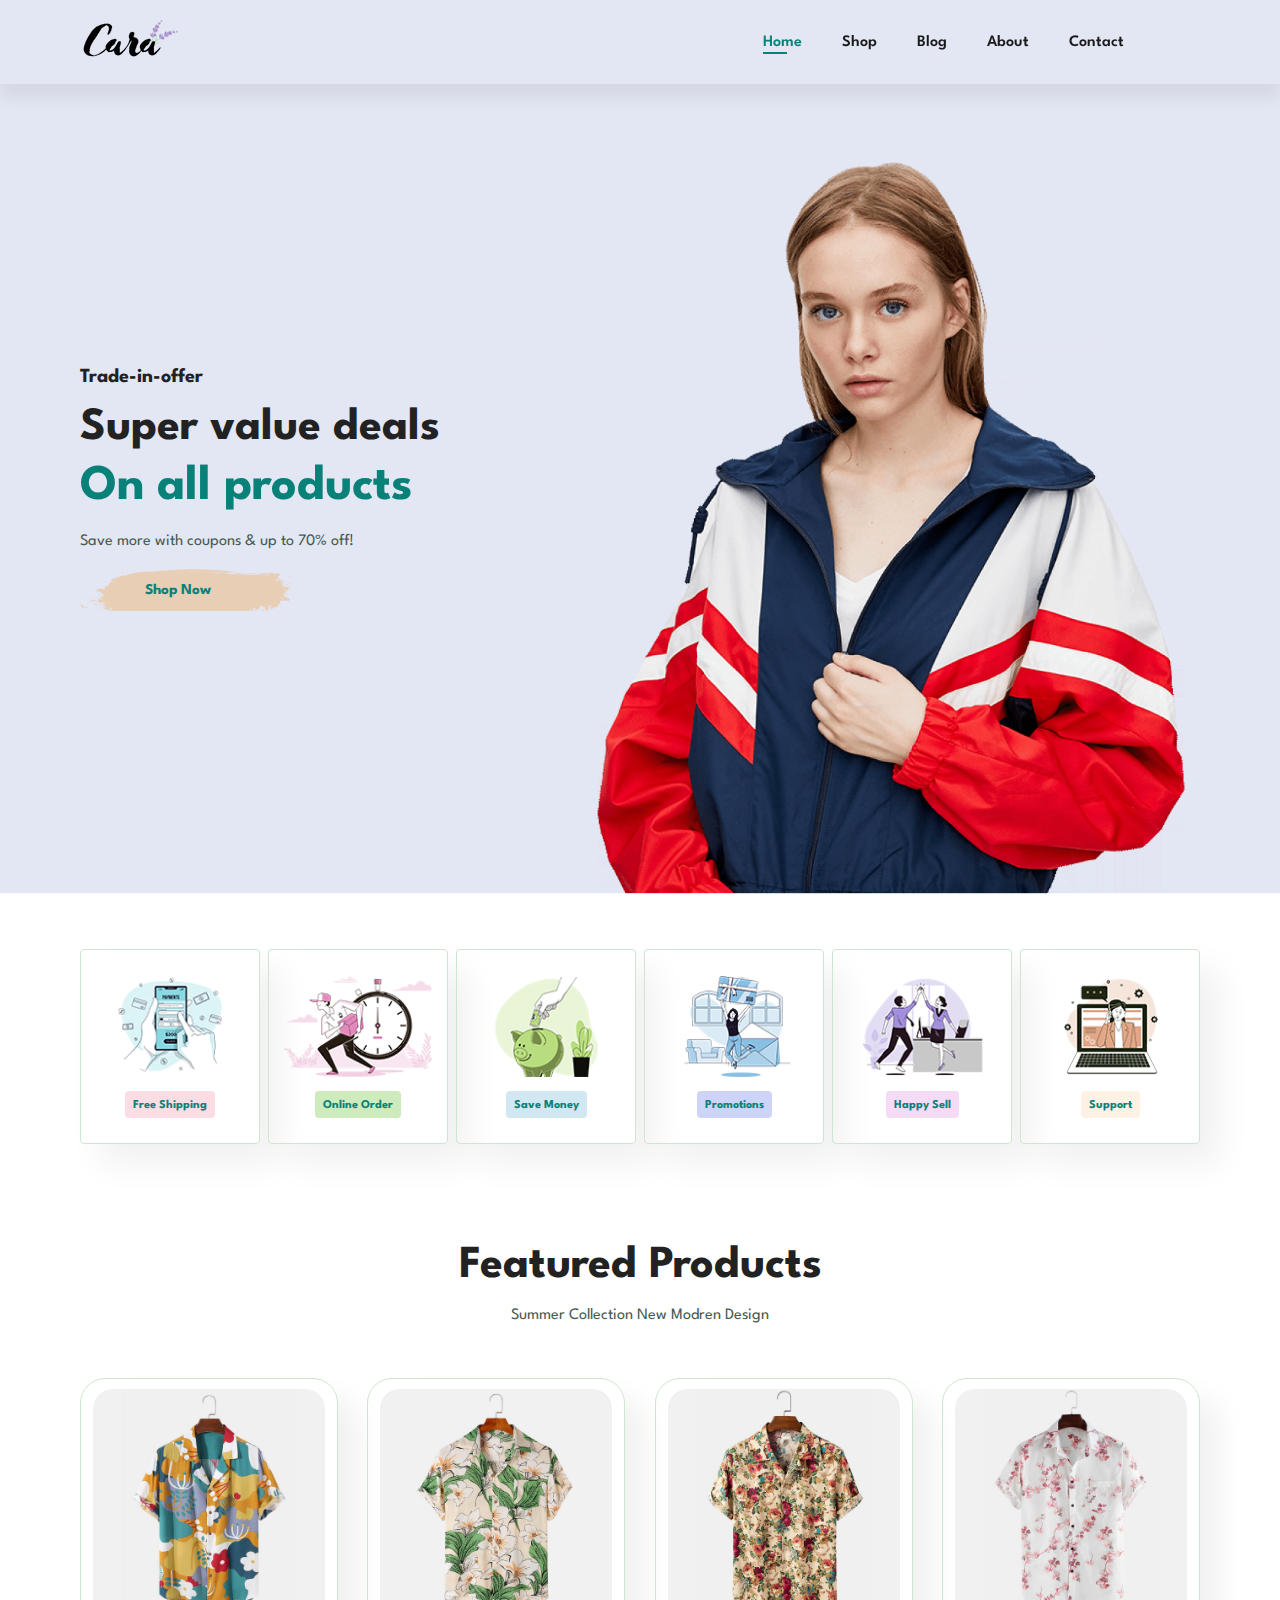
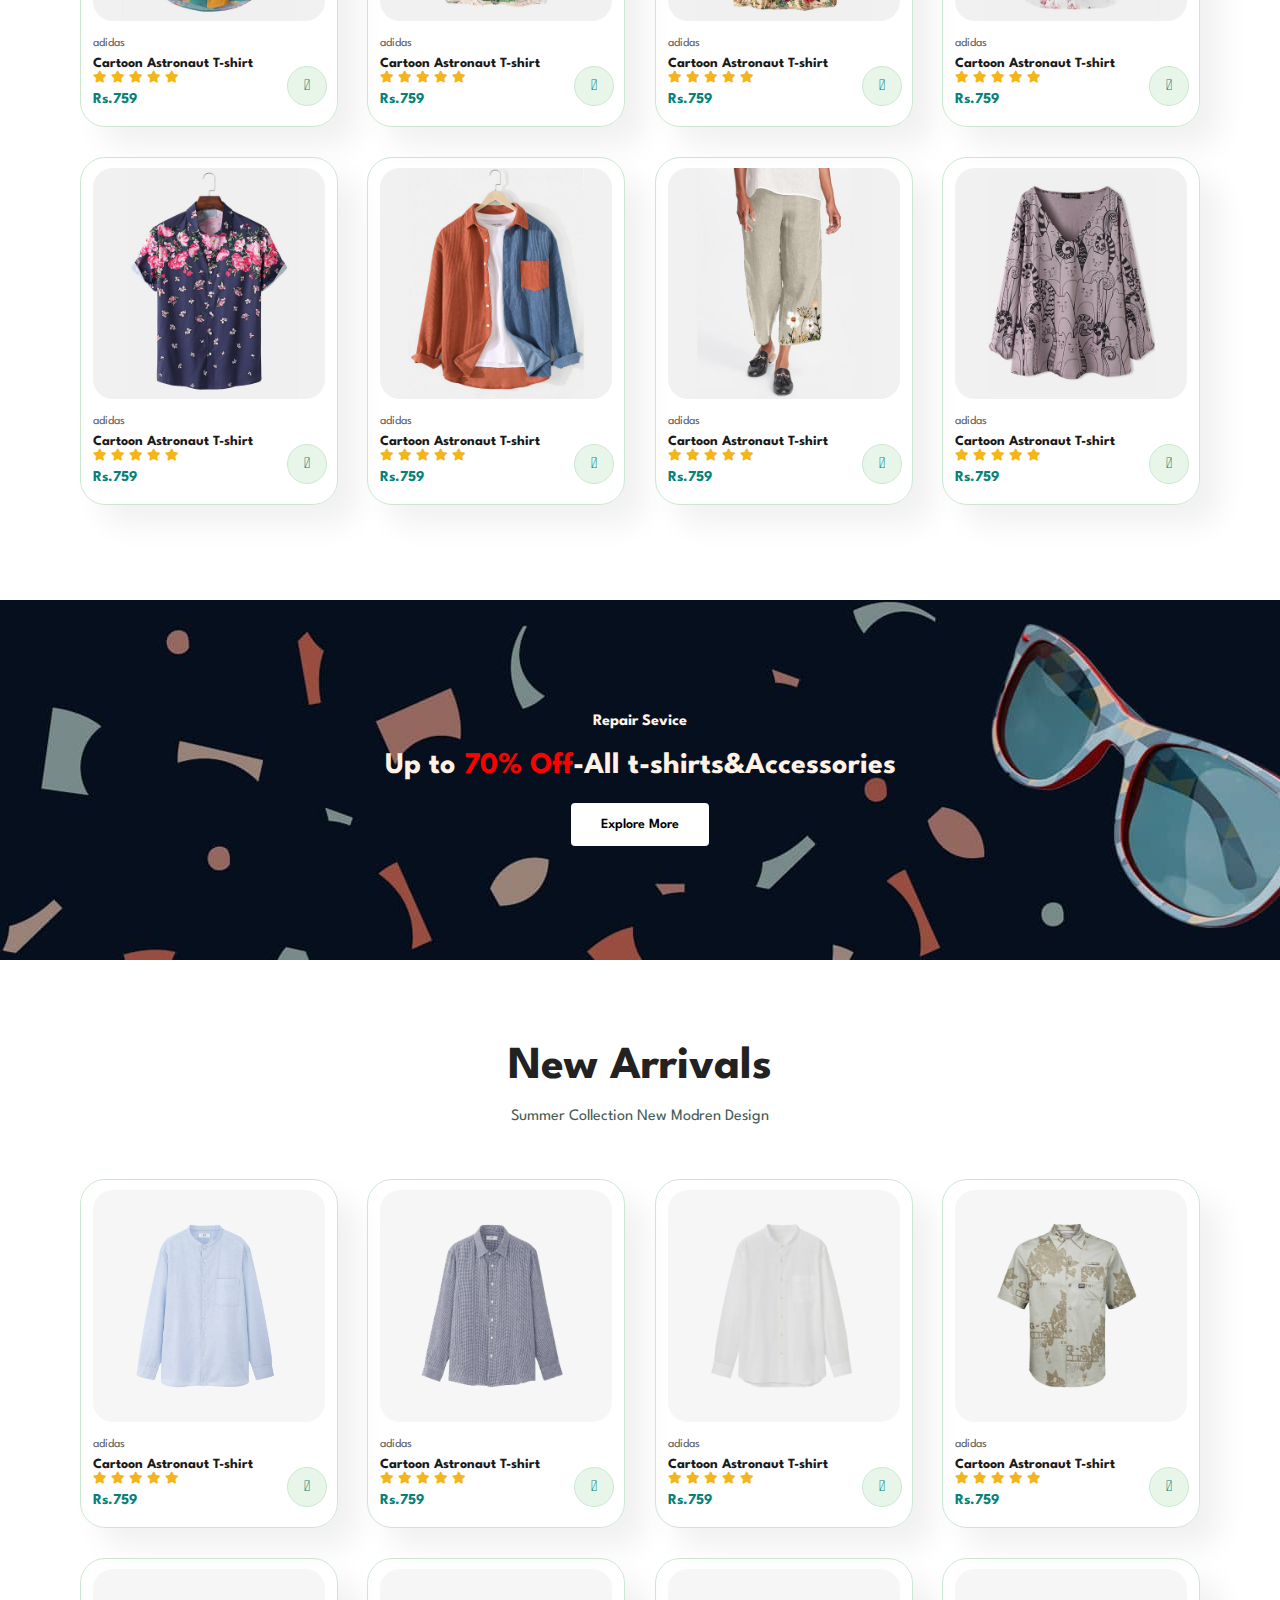
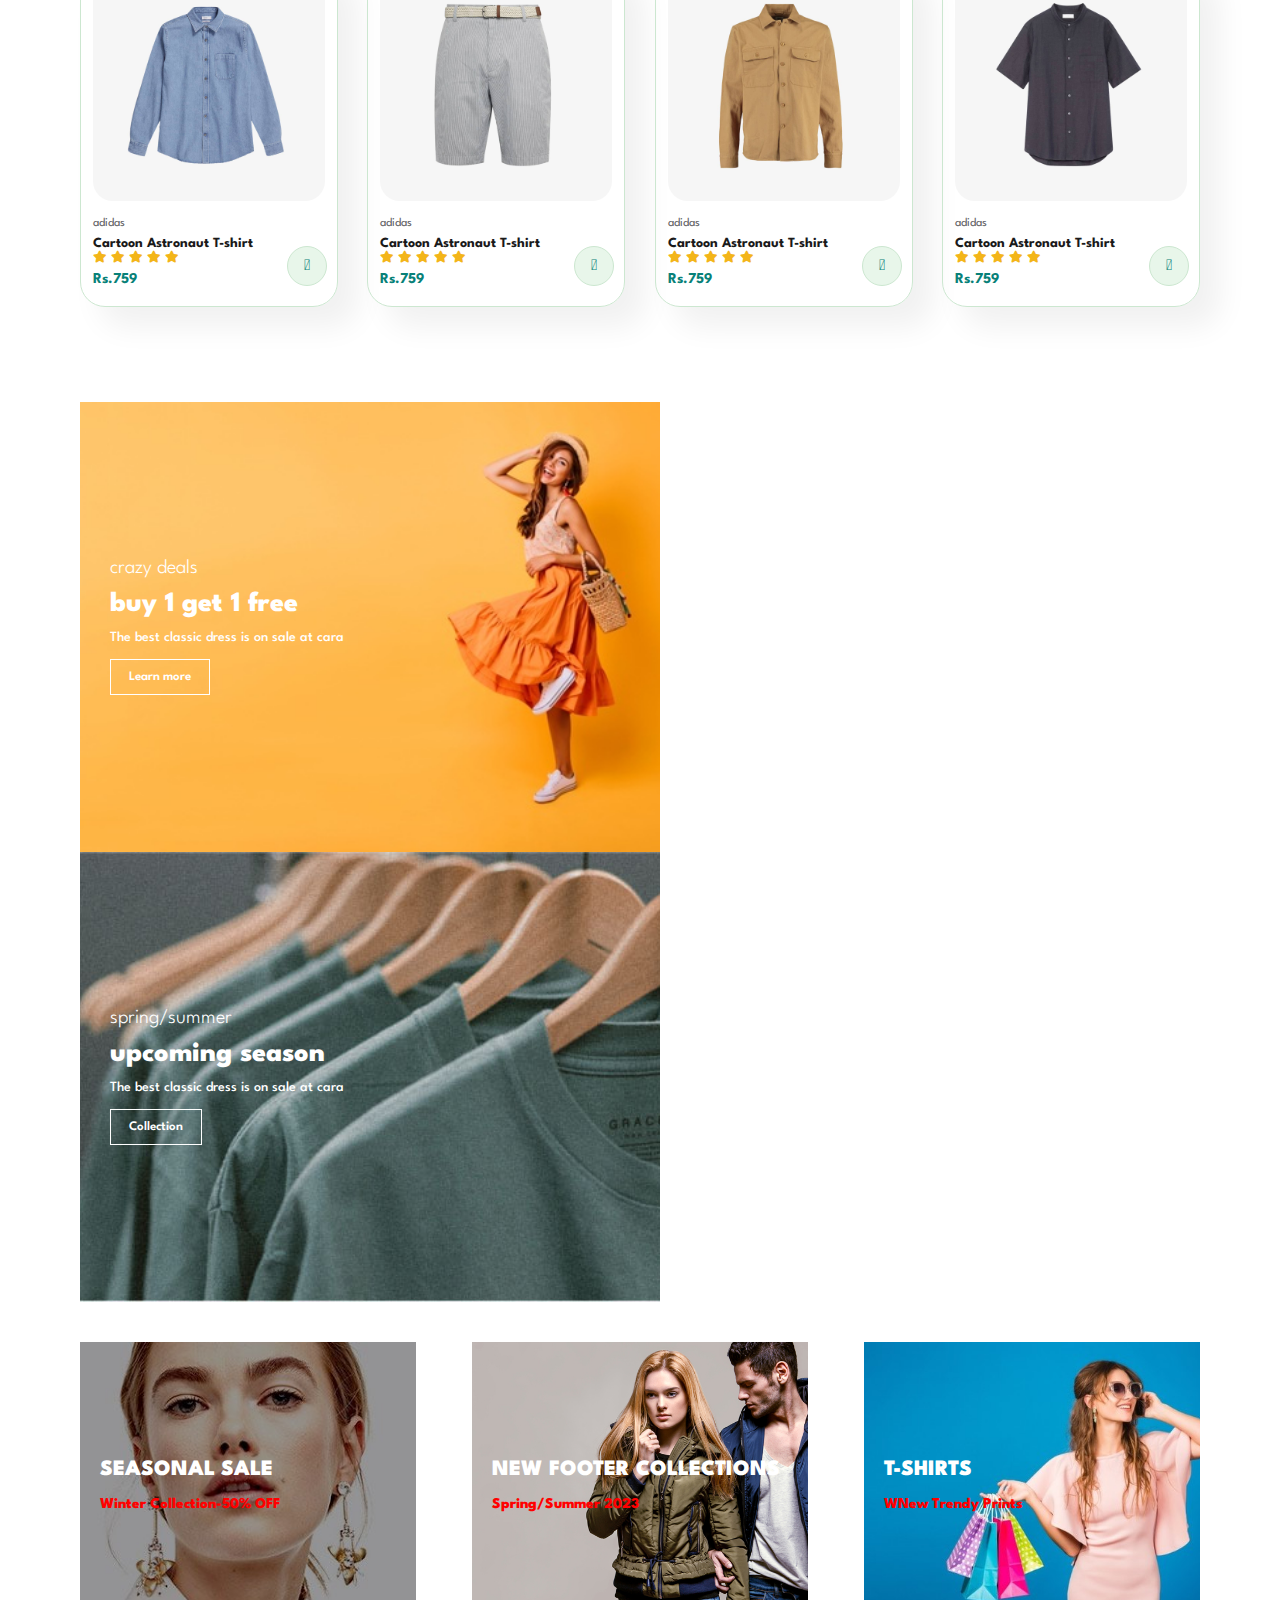
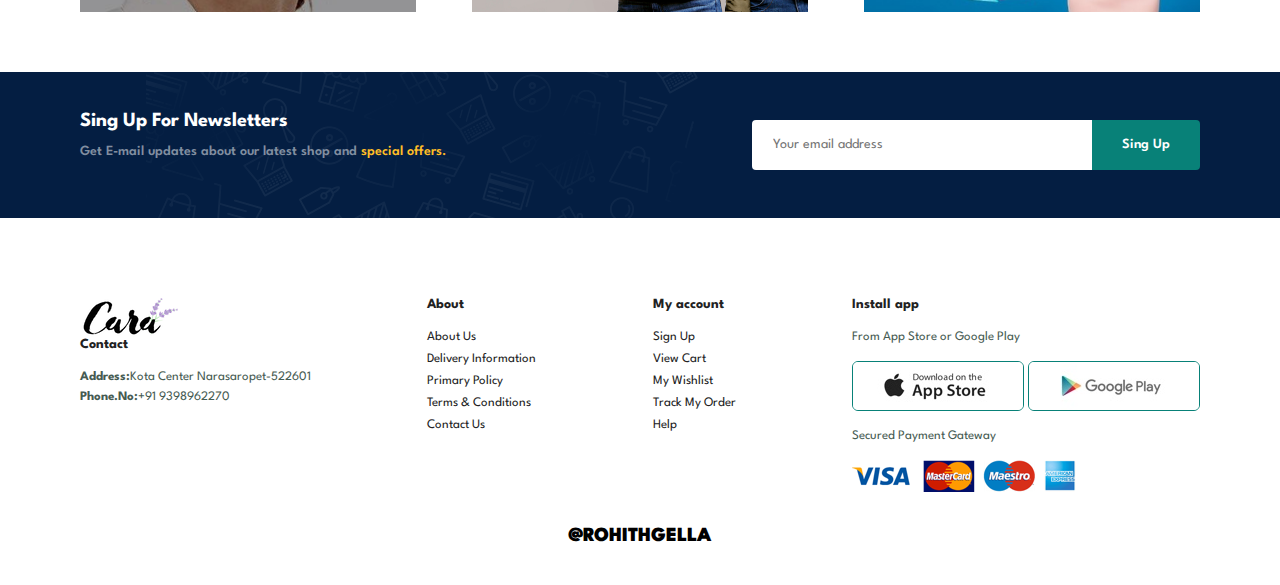
<file: index.html>
<!DOCTYPE html>
<html lang="en">

<head>
    <meta charset="UTF-8">
    <meta http-equiv="X-UA-Compatible" content="IE=edge">
    <meta name="viewport" content="width=device-width, initial-scale=1.0">
    <title>Ecommerce</title>
    <link rel="stylesheet" href="https://pro.fontawesome.com/releases/v5.10.0/css/all.css" />
    <link rel="stylesheet" href="style.css">
</head>

<body>
    <section id="header">
        <a href="#"><img src="img/logo.png" class="logo" alt="logo"></a>
        <div>
            <ul id="navbar">
                <li><a class="active" href="index.html">Home</a></li>
                <li><a href="shop.html">Shop</a></li>
                <li><a href="blog.html">Blog</a></li>
                <li><a href="about.html">About</a></li>
                <li><a href="contact.html">Contact</a></li>
                <li id="lg-bag"><a href="cart.html"><i class="far fa-shopping-bag"></i></a></li>
                <a href="#" id="close"><i class="far fa-times"></i></a>
            </ul>
        </div>
        <div id="mobile">
            <a href="cart.html"><i class="far fa-shopping-bag"></i></a>
            <i id="bar" class="fas fa-outdent"></i>
        </div>
    </section>
    <section id="hero">
        <h4>Trade-in-offer</h4>
        <h2>Super value deals</h2>
        <h1>On all products</h1>
        <p>Save more with coupons & up to 70% off!</p>
        <button>Shop Now</button>
    </section>
    <section id="feature" class="section-p1">
        <div class="fe-box">
            <img src="img/features/f1.png" alt="">
            <h6>Free Shipping</h6>
        </div>
        <div class="fe-box">
            <img src="img/features/f2.png" alt="">
            <h6>Online Order</h6>
        </div>
        <div class="fe-box">
            <img src="img/features/f3.png" alt="">
            <h6>Save Money</h6>
        </div>
        <div class="fe-box">
            <img src="img/features/f4.png" alt="">
            <h6>Promotions</h6>
        </div>
        <div class="fe-box">
            <img src="img/features/f5.png" alt="">
            <h6>Happy Sell</h6>
        </div>
        <div class="fe-box">
            <img src="img/features/f6.png" alt="">
            <h6>Support</h6>
        </div>
    </section>
    <section id="product1" class="section-p1">
        <h2>Featured Products</h2>
        <p>Summer Collection New Modren Design</p>
        <div class="pro-contioner">
            <div class="pro">
                <img src="img/products/f1.jpg" alt="">
                <div class="des">
                    <span>adidas</span>
                    <h5>Cartoon Astronaut T-shirt</h5>
                    <div class="star">
                        <i class="fas fa-star"></i>
                        <i class="fas fa-star"></i>
                        <i class="fas fa-star"></i>
                        <i class="fas fa-star"></i>
                        <i class="fas fa-star"></i>
                    </div>
                    <h4>Rs.759</h4>
                </div>
                <a href="#"><i class="fal fa-shopping-cart cart"></i></a>
            </div>
            <div class="pro">
                <img src="img/products/f2.jpg" alt="">
                <div class="des">
                    <span>adidas</span>
                    <h5>Cartoon Astronaut T-shirt</h5>
                    <div class="star">
                        <i class="fas fa-star"></i>
                        <i class="fas fa-star"></i>
                        <i class="fas fa-star"></i>
                        <i class="fas fa-star"></i>
                        <i class="fas fa-star"></i>
                    </div>
                    <h4>Rs.759</h4>
                </div>
                <a href="#"><i class="fal fa-shopping-cart cart"></i></a>
            </div>
            <div class="pro">
                <img src="img/products/f3.jpg" alt="">
                <div class="des">
                    <span>adidas</span>
                    <h5>Cartoon Astronaut T-shirt</h5>
                    <div class="star">
                        <i class="fas fa-star"></i>
                        <i class="fas fa-star"></i>
                        <i class="fas fa-star"></i>
                        <i class="fas fa-star"></i>
                        <i class="fas fa-star"></i>
                    </div>
                    <h4>Rs.759</h4>
                </div>
                <a href="#"><i class="fal fa-shopping-cart cart"></i></a>
            </div>
            <div class="pro">
                <img src="img/products/f4.jpg" alt="">
                <div class="des">
                    <span>adidas</span>
                    <h5>Cartoon Astronaut T-shirt</h5>
                    <div class="star">
                        <i class="fas fa-star"></i>
                        <i class="fas fa-star"></i>
                        <i class="fas fa-star"></i>
                        <i class="fas fa-star"></i>
                        <i class="fas fa-star"></i>
                    </div>
                    <h4>Rs.759</h4>
                </div>
                <a href="#"><i class="fal fa-shopping-cart cart"></i></a>
            </div>
            <div class="pro">
                <img src="img/products/f5.jpg" alt="">
                <div class="des">
                    <span>adidas</span>
                    <h5>Cartoon Astronaut T-shirt</h5>
                    <div class="star">
                        <i class="fas fa-star"></i>
                        <i class="fas fa-star"></i>
                        <i class="fas fa-star"></i>
                        <i class="fas fa-star"></i>
                        <i class="fas fa-star"></i>
                    </div>
                    <h4>Rs.759</h4>
                </div>
                <a href="#"><i class="fal fa-shopping-cart cart"></i></a>
            </div>
            <div class="pro">
                <img src="img/products/f6.jpg" alt="">
                <div class="des">
                    <span>adidas</span>
                    <h5>Cartoon Astronaut T-shirt</h5>
                    <div class="star">
                        <i class="fas fa-star"></i>
                        <i class="fas fa-star"></i>
                        <i class="fas fa-star"></i>
                        <i class="fas fa-star"></i>
                        <i class="fas fa-star"></i>
                    </div>
                    <h4>Rs.759</h4>
                </div>
                <a href="#"><i class="fal fa-shopping-cart cart"></i></a>
            </div>
            <div class="pro">
                <img src="img/products/f7.jpg" alt="">
                <div class="des">
                    <span>adidas</span>
                    <h5>Cartoon Astronaut T-shirt</h5>
                    <div class="star">
                        <i class="fas fa-star"></i>
                        <i class="fas fa-star"></i>
                        <i class="fas fa-star"></i>
                        <i class="fas fa-star"></i>
                        <i class="fas fa-star"></i>
                    </div>
                    <h4>Rs.759</h4>
                </div>
                <a href="#"><i class="fal fa-shopping-cart cart"></i></a>
            </div>
            <div class="pro">
                <img src="img/products/f8.jpg" alt="">
                <div class="des">
                    <span>adidas</span>
                    <h5>Cartoon Astronaut T-shirt</h5>
                    <div class="star">
                        <i class="fas fa-star"></i>
                        <i class="fas fa-star"></i>
                        <i class="fas fa-star"></i>
                        <i class="fas fa-star"></i>
                        <i class="fas fa-star"></i>
                    </div>
                    <h4>Rs.759</h4>
                </div>
                <a href="#"><i class="fal fa-shopping-cart cart"></i></a>
            </div>
        </div>
    </section>
    <section id="banner" class="section-m1">
        <h4>Repair Sevice</h4>
        <h2>Up to <span>70% Off</span>-All t-shirts&Accessories</h2>
        <button class="normal">Explore More</button>
    </section>
    <section id="product1" class="section-p1">
        <h2>New Arrivals</h2>
        <p>Summer Collection New Modren Design</p>
        <div class="pro-contioner">
            <div class="pro">
                <img src="img/products/n1.jpg" alt="">
                <div class="des">
                    <span>adidas</span>
                    <h5>Cartoon Astronaut T-shirt</h5>
                    <div class="star">
                        <i class="fas fa-star"></i>
                        <i class="fas fa-star"></i>
                        <i class="fas fa-star"></i>
                        <i class="fas fa-star"></i>
                        <i class="fas fa-star"></i>
                    </div>
                    <h4>Rs.759</h4>
                </div>
                <a href="#"><i class="fal fa-shopping-cart cart"></i></a>
            </div>
            <div class="pro">
                <img src="img/products/n2.jpg" alt="">
                <div class="des">
                    <span>adidas</span>
                    <h5>Cartoon Astronaut T-shirt</h5>
                    <div class="star">
                        <i class="fas fa-star"></i>
                        <i class="fas fa-star"></i>
                        <i class="fas fa-star"></i>
                        <i class="fas fa-star"></i>
                        <i class="fas fa-star"></i>
                    </div>
                    <h4>Rs.759</h4>
                </div>
                <a href="#"><i class="fal fa-shopping-cart cart"></i></a>
            </div>
            <div class="pro">
                <img src="img/products/n3.jpg" alt="">
                <div class="des">
                    <span>adidas</span>
                    <h5>Cartoon Astronaut T-shirt</h5>
                    <div class="star">
                        <i class="fas fa-star"></i>
                        <i class="fas fa-star"></i>
                        <i class="fas fa-star"></i>
                        <i class="fas fa-star"></i>
                        <i class="fas fa-star"></i>
                    </div>
                    <h4>Rs.759</h4>
                </div>
                <a href="#"><i class="fal fa-shopping-cart cart"></i></a>
            </div>
            <div class="pro">
                <img src="img/products/n4.jpg" alt="">
                <div class="des">
                    <span>adidas</span>
                    <h5>Cartoon Astronaut T-shirt</h5>
                    <div class="star">
                        <i class="fas fa-star"></i>
                        <i class="fas fa-star"></i>
                        <i class="fas fa-star"></i>
                        <i class="fas fa-star"></i>
                        <i class="fas fa-star"></i>
                    </div>
                    <h4>Rs.759</h4>
                </div>
                <a href="#"><i class="fal fa-shopping-cart cart"></i></a>
            </div>
            <div class="pro">
                <img src="img/products/n5.jpg" alt="">
                <div class="des">
                    <span>adidas</span>
                    <h5>Cartoon Astronaut T-shirt</h5>
                    <div class="star">
                        <i class="fas fa-star"></i>
                        <i class="fas fa-star"></i>
                        <i class="fas fa-star"></i>
                        <i class="fas fa-star"></i>
                        <i class="fas fa-star"></i>
                    </div>
                    <h4>Rs.759</h4>
                </div>
                <a href="#"><i class="fal fa-shopping-cart cart"></i></a>
            </div>
            <div class="pro">
                <img src="img/products/n6.jpg" alt="">
                <div class="des">
                    <span>adidas</span>
                    <h5>Cartoon Astronaut T-shirt</h5>
                    <div class="star">
                        <i class="fas fa-star"></i>
                        <i class="fas fa-star"></i>
                        <i class="fas fa-star"></i>
                        <i class="fas fa-star"></i>
                        <i class="fas fa-star"></i>
                    </div>
                    <h4>Rs.759</h4>
                </div>
                <a href="#"><i class="fal fa-shopping-cart cart"></i></a>
            </div>
            <div class="pro">
                <img src="img/products/n7.jpg" alt="">
                <div class="des">
                    <span>adidas</span>
                    <h5>Cartoon Astronaut T-shirt</h5>
                    <div class="star">
                        <i class="fas fa-star"></i>
                        <i class="fas fa-star"></i>
                        <i class="fas fa-star"></i>
                        <i class="fas fa-star"></i>
                        <i class="fas fa-star"></i>
                    </div>
                    <h4>Rs.759</h4>
                </div>
                <a href="#"><i class="fal fa-shopping-cart cart"></i></a>
            </div>
            <div class="pro">
                <img src="img/products/n8.jpg" alt="">
                <div class="des">
                    <span>adidas</span>
                    <h5>Cartoon Astronaut T-shirt</h5>
                    <div class="star">
                        <i class="fas fa-star"></i>
                        <i class="fas fa-star"></i>
                        <i class="fas fa-star"></i>
                        <i class="fas fa-star"></i>
                        <i class="fas fa-star"></i>
                    </div>
                    <h4>Rs.759</h4>
                </div>
                <a href="#"><i class="fal fa-shopping-cart cart"></i></a>
            </div>
        </div>
    </section>
    <section id="sm-banner" class="section-p1">
        <div class="banner-box">
            <h4>crazy deals</h4>
            <h2>buy 1 get 1 free</h2>
            <span>The best classic dress is on sale at cara</span>
            <button class="white">Learn more</button>
        </div>
        <div class="banner-box banner-box2">
            <h4>spring/summer</h4>
            <h2>upcoming season</h2>
            <span>The best classic dress is on sale at cara</span>
            <button class="white">Collection</button>
        </div>
    </section>
    <section id="banner3">
        <div class="banner-box">
            <h2>SEASONAL SALE</h2>
            <h3>Winter Collection-50% OFF</h3>
        </div>
        <div class="banner-box banner-box2">
            <h2>NEW FOOTER COLLECTIONS</h2>
            <h3>Spring/Summer 2023</h3>
        </div>
        <div class="banner-box banner-box3">
            <h2>T-SHIRTS</h2>
            <h3>WNew Trendy Prints</h3>
        </div>
    </section>
    <section id="newsletter" class="section-p1 section-m1">
        <div class="newstext">
            <h4>Sing Up For Newsletters</h4>
            <p>Get E-mail updates about our latest shop and <span>special offers.</span></p>
        </div>
        <div class="form">
            <input type="text" placeholder="Your email address">
            <button class="normal">Sing Up</button>
        </div>
    </section>
    <footer class="section-p1">
        <div class="col">
            <img class="logo" src="img/logo.png" alt="">
            <h4>Contact</h4>
            <p><strong>Address:</strong>Kota Center Narasaropet-522601</p>
            <p><strong>Phone.No:</strong>+91 9398962270</p>
        </div>
        <div class="col">
            <h4>About</h4>
            <a href="#">About Us</a>
            <a href="#">Delivery Information</a>
            <a href="#">Primary Policy</a>
            <a href="#">Terms & Conditions</a>
            <a href="#">Contact Us</a>
        </div>
        <div class="col">
            <h4>My account</h4>
            <a href="#">Sign Up</a>
            <a href="#">View Cart</a>
            <a href="#">My Wishlist</a>
            <a href="#">Track My Order</a>
            <a href="#">Help</a>
        </div>
        <div class="col install">
            <h4>Install app</h4>
            <p>From App Store or Google Play</p>
            <div class="row">
                <img src="img/pay/app.jpg" alt="">
                <img src="img/pay/play.jpg" alt="">
            </div>
            <p>Secured Payment Gateway</p>
            <img src="img/pay/pay.png" alt="">
        </div>
        <div class="copyright">@ROHITHGELLA</div>
    </footer>
    <script src="script.js"></script>
</body>

</html>
</file>
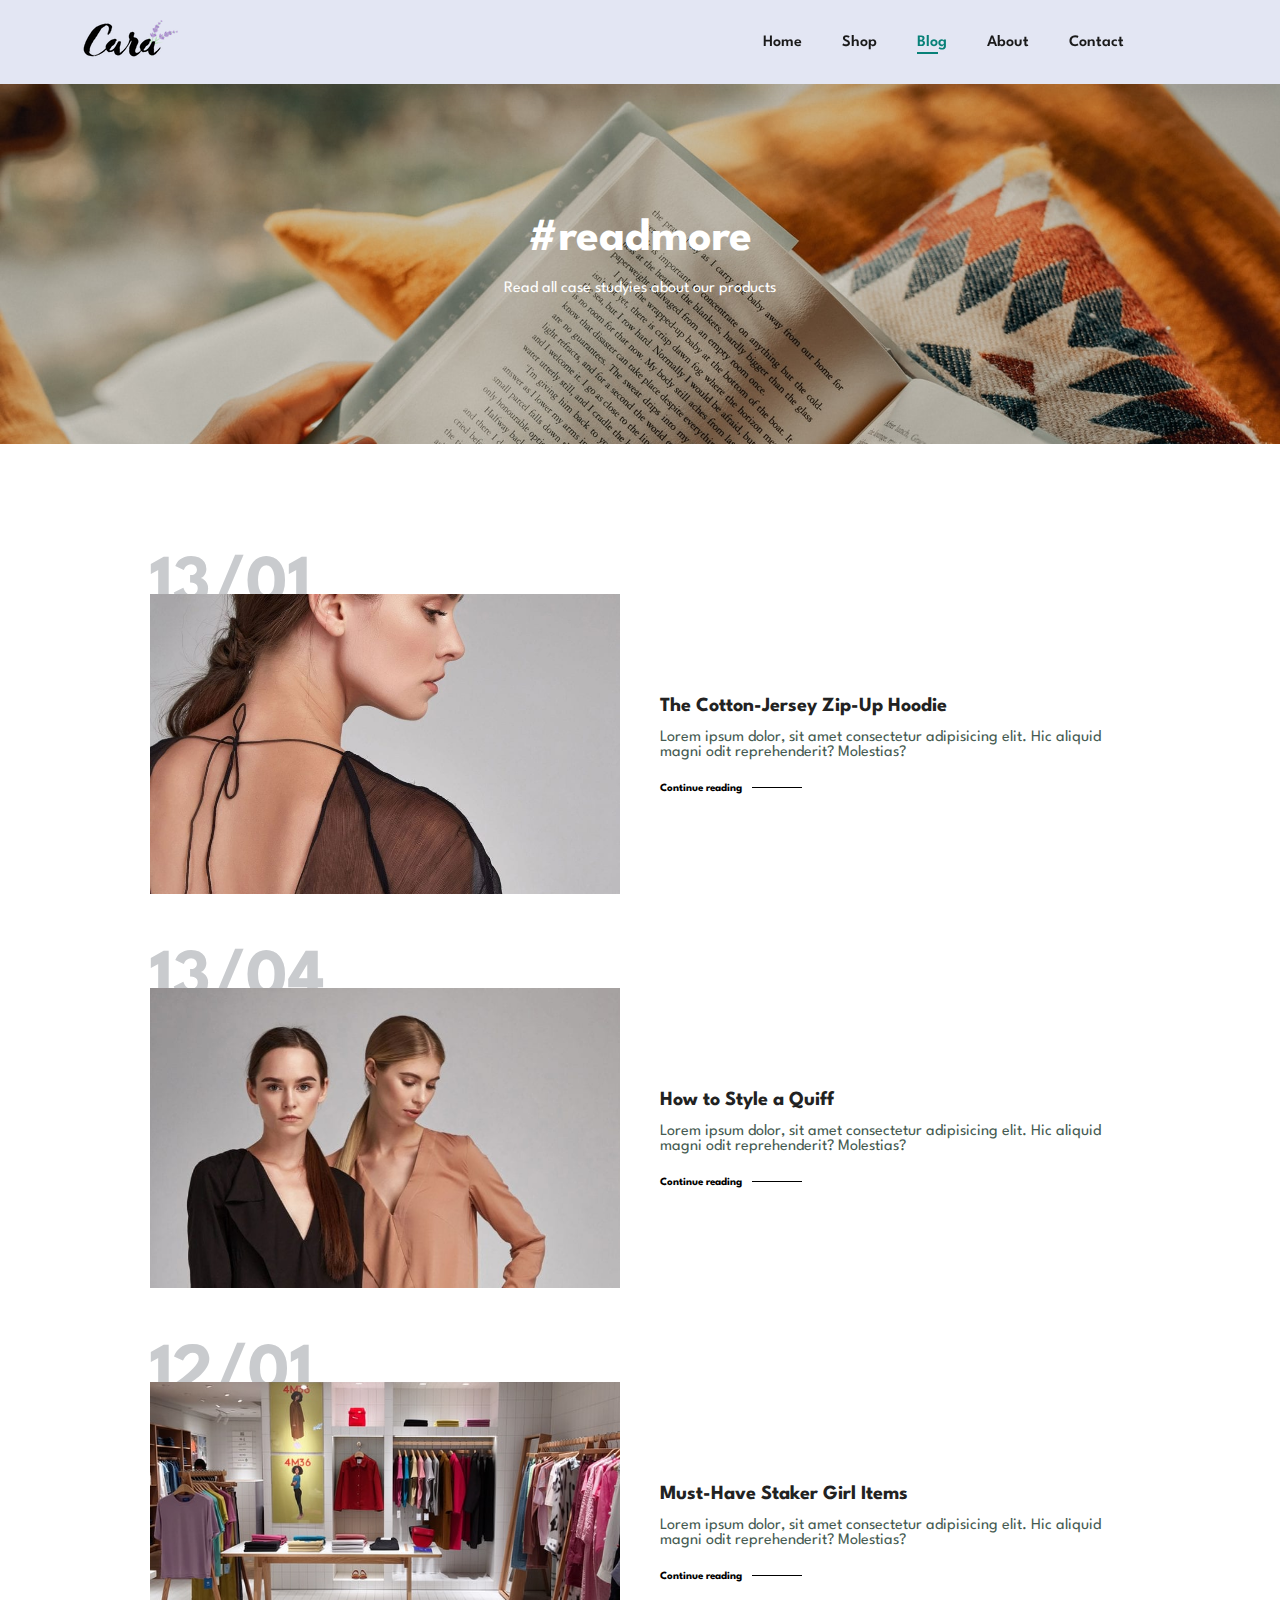
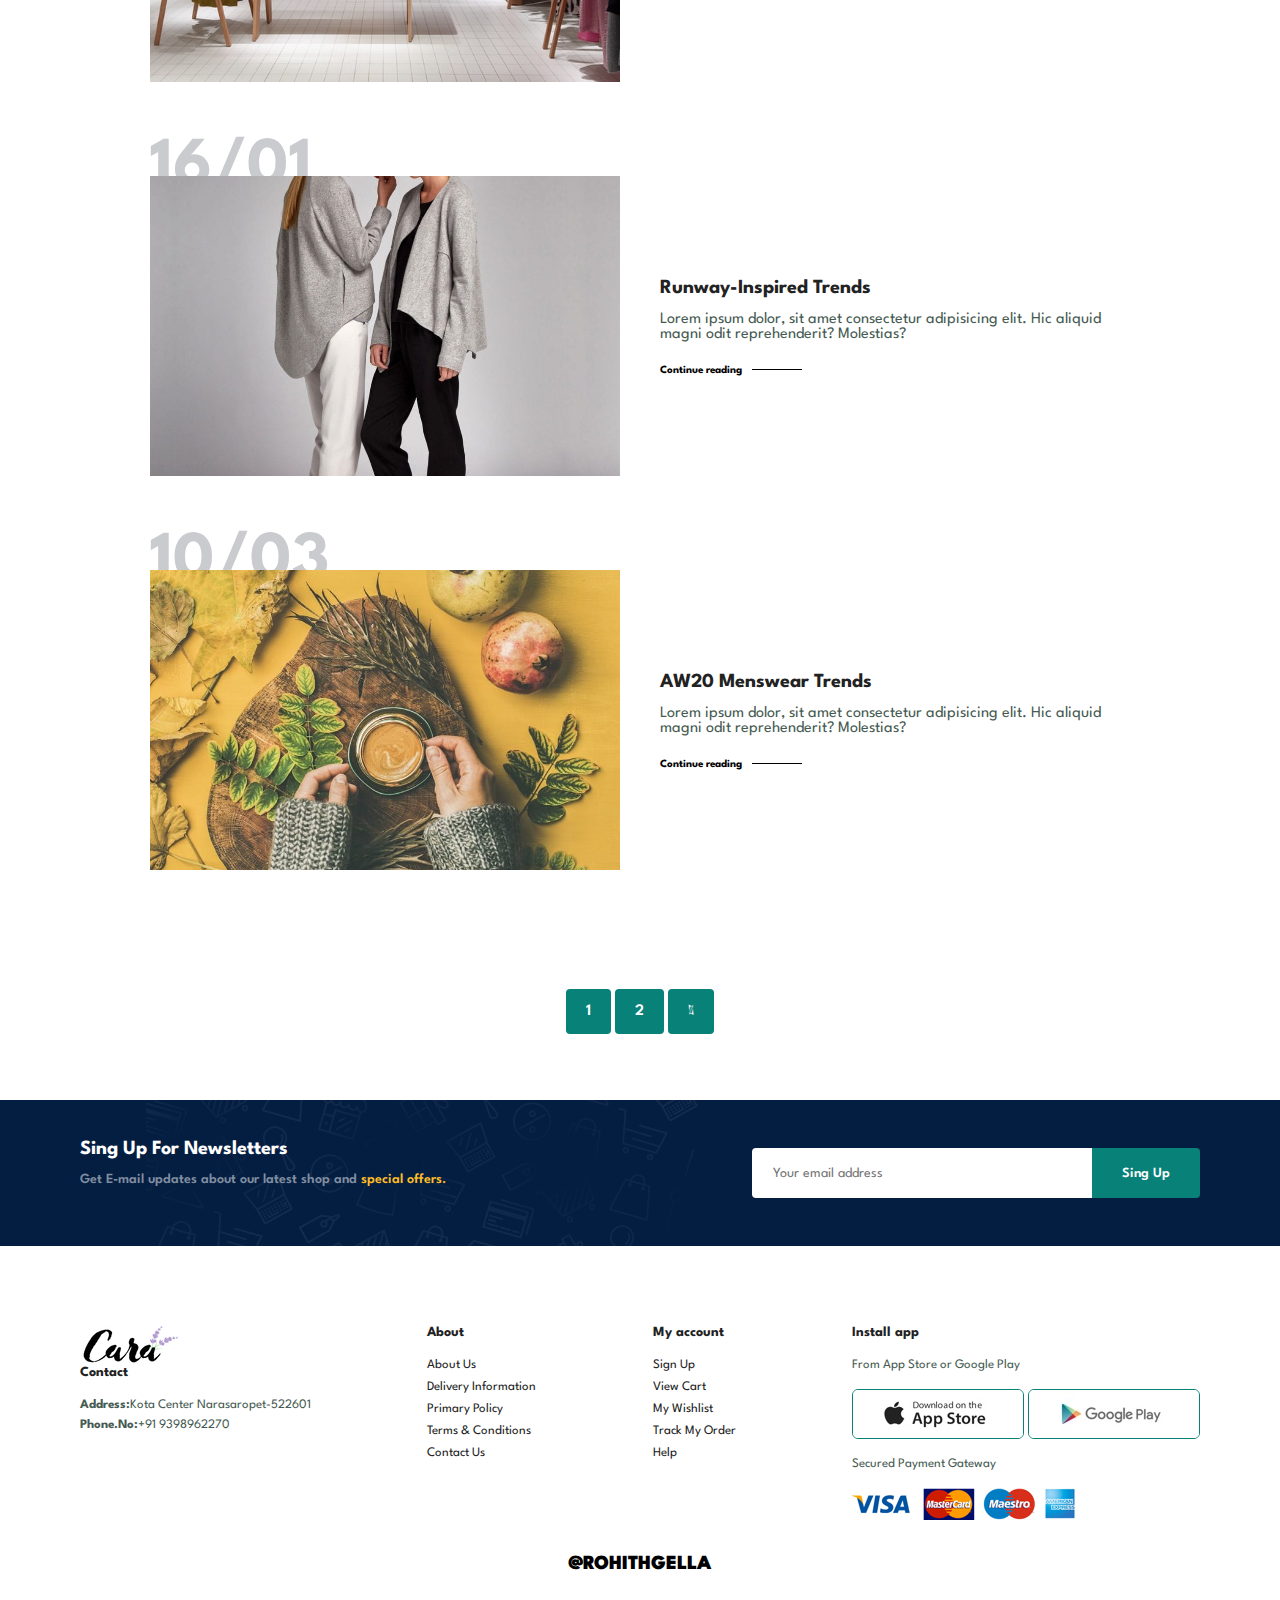
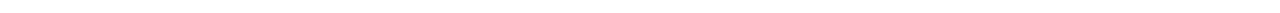
<file: blog.html>
<!DOCTYPE html>
<html lang="en">

<head>
    <meta charset="UTF-8">
    <meta http-equiv="X-UA-Compatible" content="IE=edge">
    <meta name="viewport" content="width=device-width, initial-scale=1.0">
    <title>Ecommerce</title>
    <link rel="stylesheet" href="https://pro.fontawesome.com/releases/v5.10.0/css/all.css" />
    <link rel="stylesheet" href="style.css">
</head>

<body>
    <section id="header">
        <a href="#"><img src="img/logo.png" class="logo" alt="logo"></a>
        <div>
            <ul id="navbar">
                <li><a href="index.html">Home</a></li>
                <li><a href="shop.html">Shop</a></li>
                <li><a class="active" href="blog.html">Blog</a></li>
                <li><a href="about.html">About</a></li>
                <li><a href="contact.html">Contact</a></li>
                <li id="lg-bag"><a href="cart.html"><i class="far fa-shopping-bag"></i></a></li>
                <a href="#" id="close"><i class="far fa-times"></i></a>
            </ul>
        </div>
        <div id="mobile">
            <a href="cart.html"><i class="far fa-shopping-bag"></i></a>
            <i id="bar" class="fas fa-outdent"></i>
        </div>
    </section>

    <section id="page-header" class="blog-header" style="
    background-image: url(img/banner/b19.jpg);
">
        <h2>#readmore</h2>
        <p>Read all case studyies about our products</p>
    </section>
    <section id="blog">
        <div class="blog-box">
            <div class="blog-img">
                <img src="img/blog/b1.jpg" alt="">
            </div>
            <div class="blog-details">
                <h4>The Cotton-Jersey Zip-Up Hoodie</h4>
                <p>Lorem ipsum dolor, sit amet consectetur adipisicing elit. Hic aliquid magni odit reprehenderit?
                    Molestias?</p>
                    <a href="#">Continue reading</a>
            </div>
            <h1>13/01</h1>
        </div>
        <div class="blog-box">
            <div class="blog-img">
                <img src="img/blog/b2.jpg" alt="">
            </div>
            <div class="blog-details">
                <h4>How to Style a Quiff</h4>
                <p>Lorem ipsum dolor, sit amet consectetur adipisicing elit. Hic aliquid magni odit reprehenderit?
                    Molestias?</p>
                    <a href="#">Continue reading</a>
            </div>
            <h1>13/04</h1>
        </div>
        <div class="blog-box">
            <div class="blog-img">
                <img src="img/blog/b3.jpg" alt="">
            </div>
            <div class="blog-details">
                <h4>Must-Have Staker Girl Items</h4>
                <p>Lorem ipsum dolor, sit amet consectetur adipisicing elit. Hic aliquid magni odit reprehenderit?
                    Molestias?</p>
                    <a href="#">Continue reading</a>
            </div>
            <h1>12/01</h1>
        </div>
        <div class="blog-box">
            <div class="blog-img">
                <img src="img/blog/b4.jpg" alt="">
            </div>
            <div class="blog-details">
                <h4>Runway-Inspired Trends</h4>
                <p>Lorem ipsum dolor, sit amet consectetur adipisicing elit. Hic aliquid magni odit reprehenderit?
                    Molestias?</p>
                    <a href="#">Continue reading</a>
            </div>
            <h1>16/01</h1>
        </div>
        <div class="blog-box">
            <div class="blog-img">
                <img src="img/blog/b6.jpg" alt="">
            </div>
            <div class="blog-details">
                <h4>AW20 Menswear Trends</h4>
                <p>Lorem ipsum dolor, sit amet consectetur adipisicing elit. Hic aliquid magni odit reprehenderit?
                    Molestias?</p>
                    <a href="#">Continue reading</a>
            </div>
            <h1>10/03</h1>
        </div>
    </section>
    <section id="pagination" class="section-p1">
        <a href="#">1</a>
        <a href="#">2</a>
        <a href="#"><i class="fal fa-long-arrow-alt-right"></i></a>
    </section>

    <section id="newsletter" class="section-p1 section-m1">
        <div class="newstext">
            <h4>Sing Up For Newsletters</h4>
            <p>Get E-mail updates about our latest shop and <span>special offers.</span></p>
        </div>
        <div class="form">
            <input type="text" placeholder="Your email address">
            <button class="normal">Sing Up</button>
        </div>
    </section>
    <footer class="section-p1">
        <div class="col">
            <img class="logo" src="img/logo.png" alt="">
            <h4>Contact</h4>
            <p><strong>Address:</strong>Kota Center Narasaropet-522601</p>
            <p><strong>Phone.No:</strong>+91 9398962270</p>
        </div>
        <div class="col">
            <h4>About</h4>
            <a href="#">About Us</a>
            <a href="#">Delivery Information</a>
            <a href="#">Primary Policy</a>
            <a href="#">Terms & Conditions</a>
            <a href="#">Contact Us</a>
        </div>
        <div class="col">
            <h4>My account</h4>
            <a href="#">Sign Up</a>
            <a href="#">View Cart</a>
            <a href="#">My Wishlist</a>
            <a href="#">Track My Order</a>
            <a href="#">Help</a>
        </div>
        <div class="col install">
            <h4>Install app</h4>
            <p>From App Store or Google Play</p>
            <div class="row">
                <img src="img/pay/app.jpg" alt="">
                <img src="img/pay/play.jpg" alt="">
            </div>
            <p>Secured Payment Gateway</p>
            <img src="img/pay/pay.png" alt="">
        </div>
        <div class="copyright">@ROHITHGELLA</div>
    </footer>
    <script src="script.js"></script>
</body>

</html>
</file>
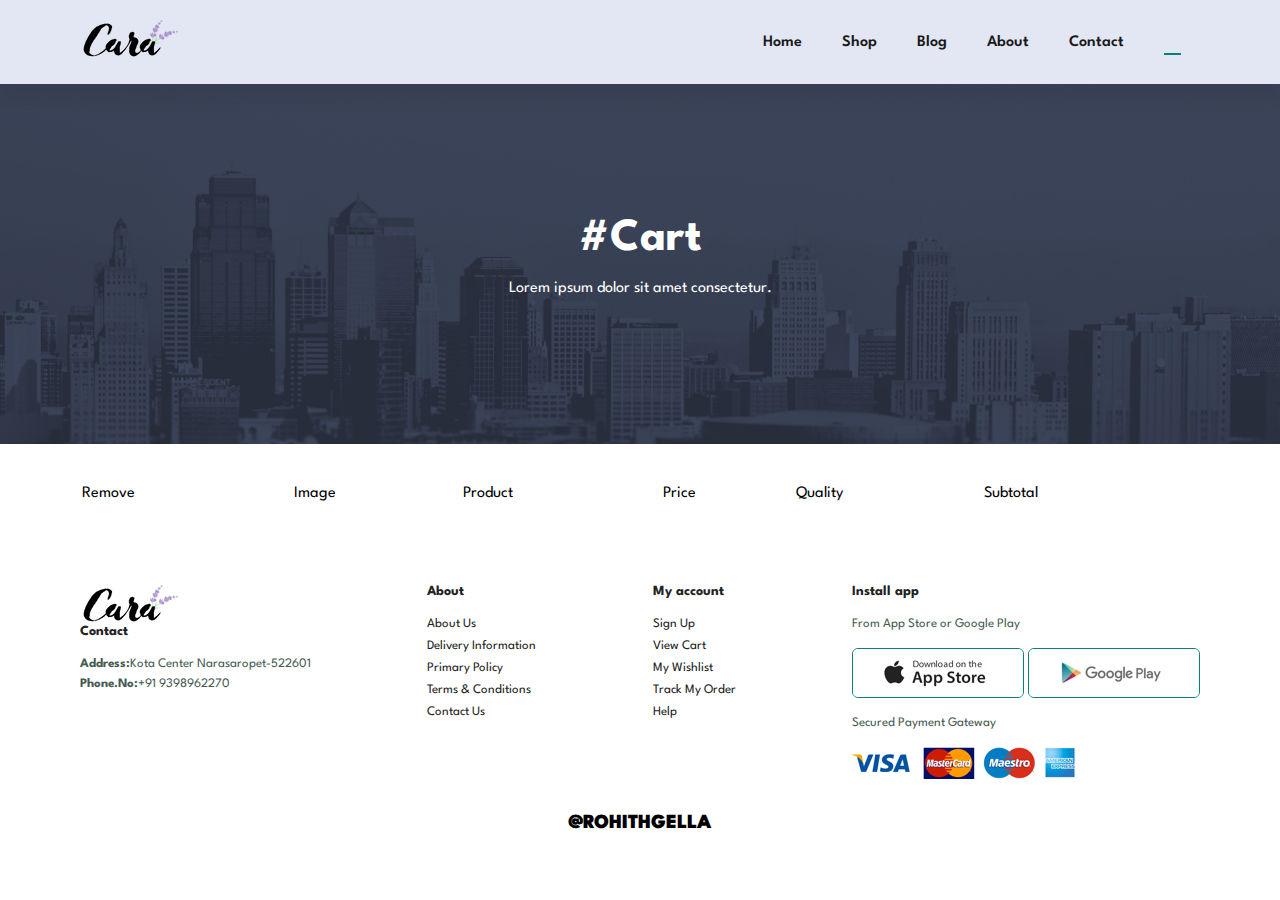
<file: cart.html>
<!DOCTYPE html>
<html lang="en">

<head>
    <meta charset="UTF-8">
    <meta http-equiv="X-UA-Compatible" content="IE=edge">
    <meta name="viewport" content="width=device-width, initial-scale=1.0">
    <title>Ecommerce</title>
    <link rel="stylesheet" href="https://pro.fontawesome.com/releases/v5.10.0/css/all.css" />
    <link rel="stylesheet" href="style.css">
</head>

<body>
    <section id="header">
        <a href="#"><img src="img/logo.png" class="logo" alt="logo"></a>
        <div>
            <ul id="navbar">
                <li><a href="index.html">Home</a></li>
                <li><a href="shop.html">Shop</a></li>
                <li><a href="blog.html">Blog</a></li>
                <li><a href="about.html">About</a></li>
                <li><a  href="contact.html">Contact</a></li>
                <li id="lg-bag"><a class="active" href="cart.html"><i class="far fa-shopping-bag"></i></a></li>
                <a href="#" id="close"><i class="far fa-times"></i></a>
            </ul>
        </div>
        <div id="mobile">
            <a href="cart.html"><i class="far fa-shopping-bag"></i></a>
            <i id="bar" class="fas fa-outdent"></i>
        </div>
    </section>

    <section id="page-header" class="blog-header" style="
    background-image: url(img/about/banner.png);
">
        <h2>#Cart</h2>
        <p>Lorem ipsum dolor sit amet consectetur.</p>
    </section>

    <section id="cart" class="section-p1">
        <table width="100%">
            <thead>
                <tr>
                    <td>Remove</td>
                    <td>Image</td>
                    <td>Product</td>
                    <td>Price</td>
                    <td>Quality</td>
                    <td>Subtotal</td>
                </tr>
            </thead>
            <tbody>
                <tr>
                    
                </tr>
            </tbody>
        </table>
    </section>

    <footer class="section-p1">
        <div class="col">
            <img class="logo" src="img/logo.png" alt="">
            <h4>Contact</h4>
            <p><strong>Address:</strong>Kota Center Narasaropet-522601</p>
            <p><strong>Phone.No:</strong>+91 9398962270</p>
        </div>
        <div class="col">
            <h4>About</h4>
            <a href="#">About Us</a>
            <a href="#">Delivery Information</a>
            <a href="#">Primary Policy</a>
            <a href="#">Terms & Conditions</a>
            <a href="#">Contact Us</a>
        </div>
        <div class="col">
            <h4>My account</h4>
            <a href="#">Sign Up</a>
            <a href="#">View Cart</a>
            <a href="#">My Wishlist</a>
            <a href="#">Track My Order</a>
            <a href="#">Help</a>
        </div>
        <div class="col install">
            <h4>Install app</h4>
            <p>From App Store or Google Play</p>
            <div class="row">
                <img src="img/pay/app.jpg" alt="">
                <img src="img/pay/play.jpg" alt="">
            </div>
            <p>Secured Payment Gateway</p>
            <img src="img/pay/pay.png" alt="">
        </div>
        <div class="copyright">@ROHITHGELLA</div>
    </footer>
    <script src="script.js"></script>
</body>

</html>
</file>
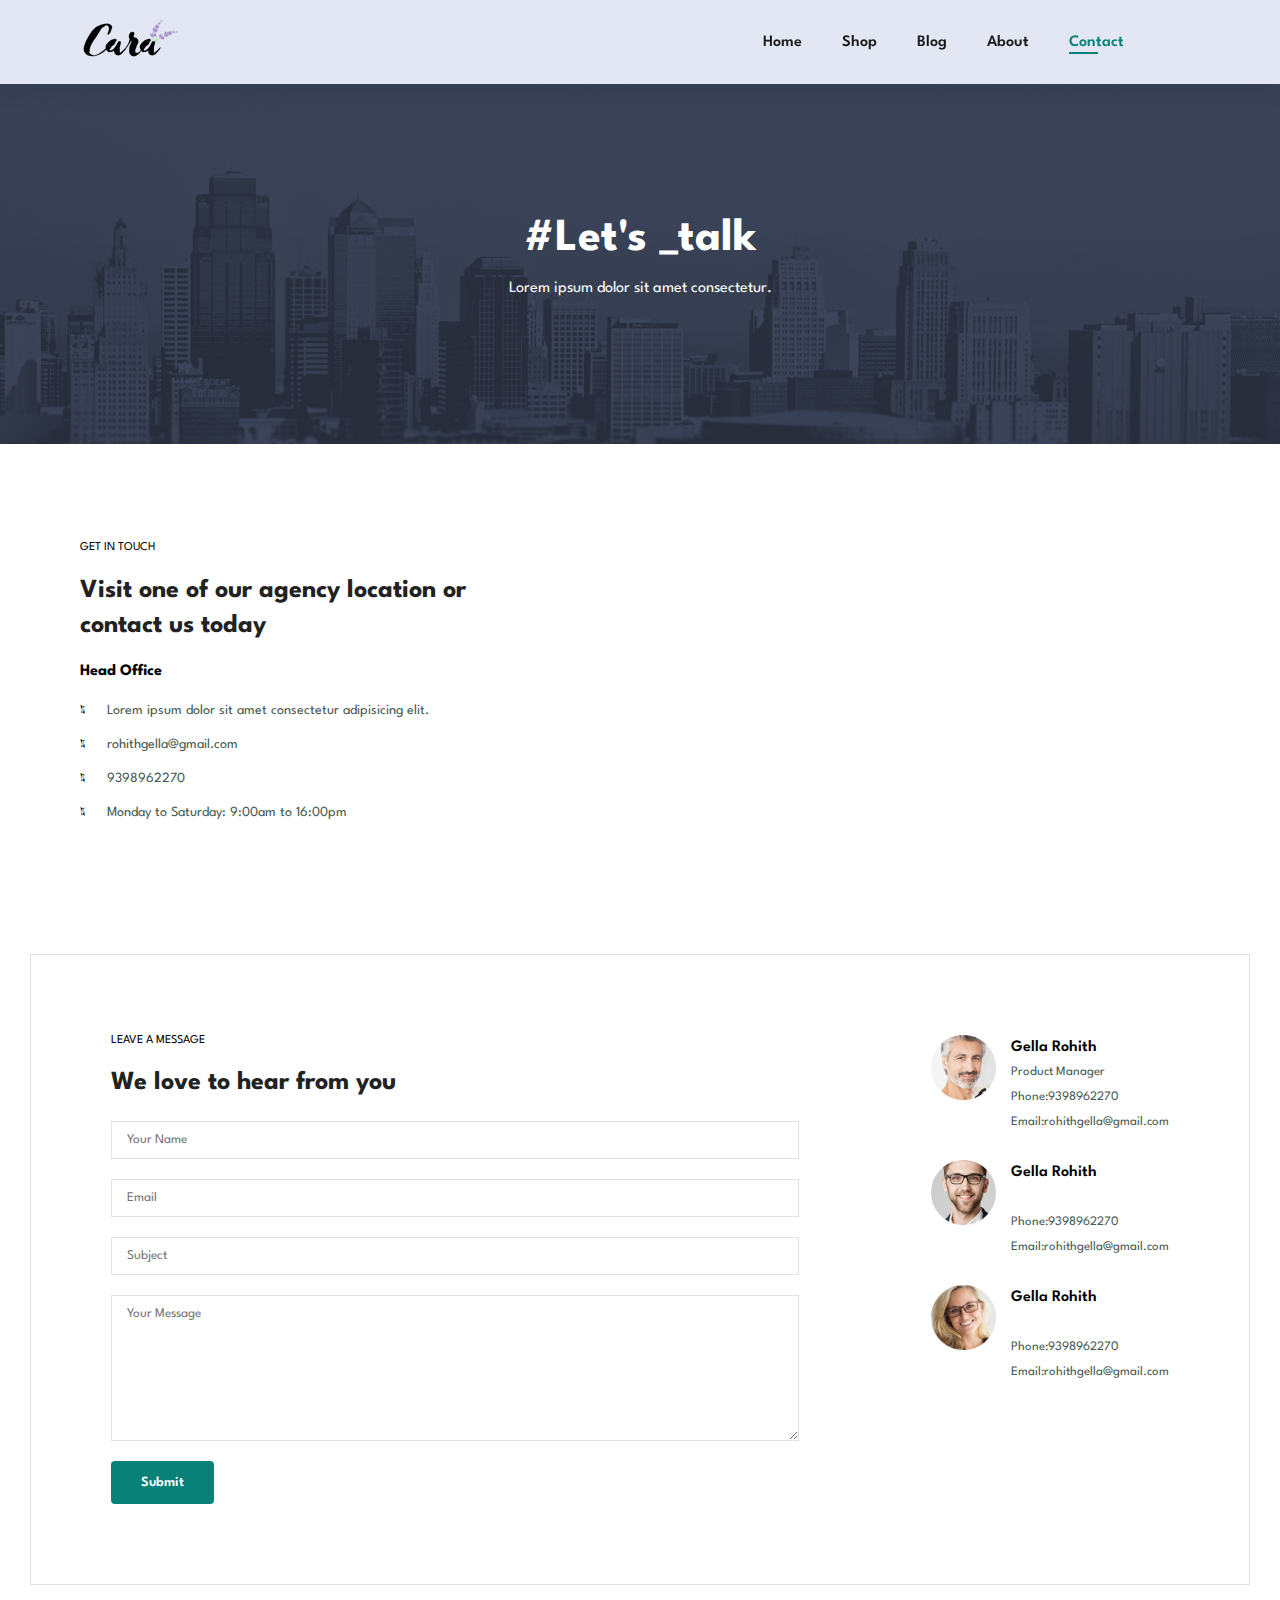
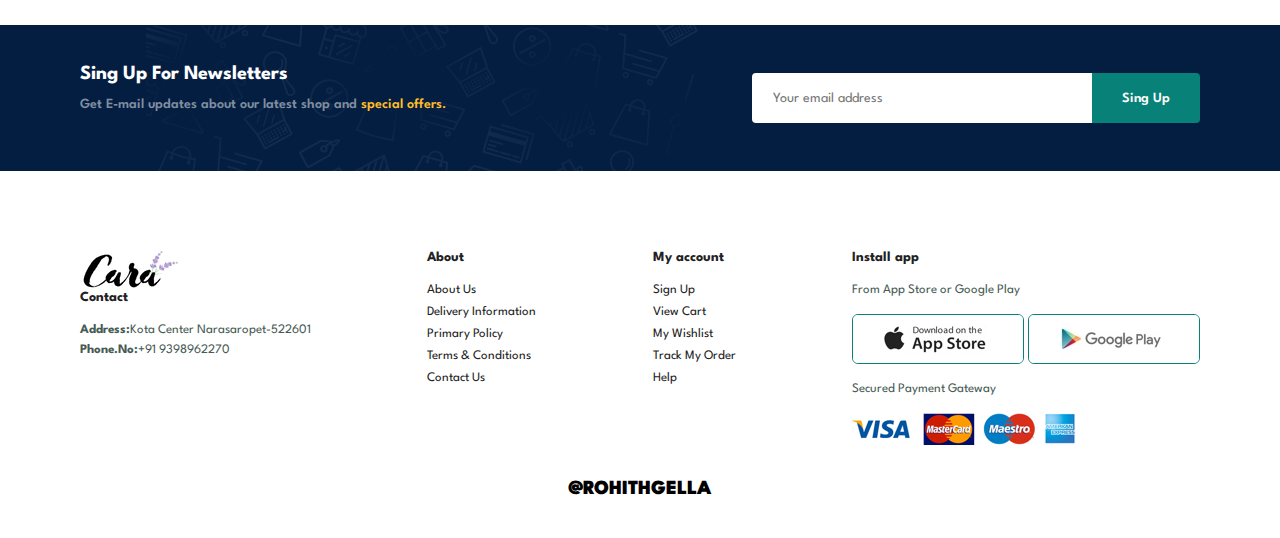
<file: contact.html>
<!DOCTYPE html>
<html lang="en">

<head>
    <meta charset="UTF-8">
    <meta http-equiv="X-UA-Compatible" content="IE=edge">
    <meta name="viewport" content="width=device-width, initial-scale=1.0">
    <title>Ecommerce</title>
    <link rel="stylesheet" href="https://pro.fontawesome.com/releases/v5.10.0/css/all.css" />
    <link rel="stylesheet" href="style.css">
</head>

<body>
    <section id="header">
        <a href="#"><img src="img/logo.png" class="logo" alt="logo"></a>
        <div>
            <ul id="navbar">
                <li><a href="index.html">Home</a></li>
                <li><a href="shop.html">Shop</a></li>
                <li><a href="blog.html">Blog</a></li>
                <li><a href="about.html">About</a></li>
                <li><a class="active" href="contact.html">Contact</a></li>
                <li id="lg-bag"><a href="cart.html"><i class="far fa-shopping-bag"></i></a></li>
                <a href="#" id="close"><i class="far fa-times"></i></a>
            </ul>
        </div>
        <div id="mobile">
            <a href="cart.html"><i class="far fa-shopping-bag"></i></a>
            <i id="bar" class="fas fa-outdent"></i>
        </div>
    </section>

    <section id="page-header" class="blog-header" style="
    background-image: url(img/about/banner.png);
">
        <h2>#Let's _talk</h2>
        <p>Lorem ipsum dolor sit amet consectetur.</p>
    </section>

    <section id="contact-details" class="section-p1">
        <div class="details">
            <span>GET IN TOUCH</span>
            <h1>Visit one of our agency location or contact us today</h1>
            <h3>Head Office</h3>
            <div>
                <li>
                    <i class="fal fa-map"></i>
                    <p>Lorem ipsum dolor sit amet consectetur adipisicing elit.</p>
                </li>
                <li>
                    <i class="fal fa-envelope"></i>
                    <p>rohithgella@gmail.com</p>
                </li>
                <li>
                    <i class="fal fa-phone-alt"></i>
                    <p>9398962270</p>
                </li>
                <li>
                    <i class="fal fa-clock"></i>
                    <p>Monday to Saturday: 9:00am to 16:00pm</p>
                </li>
            </div>
        </div>
        <div class="ma">
            <iframe
                src="https://www.google.com/maps/embed?pb=!1m18!1m12!1m3!1d486414.9705730113!2d82.98238112085976!3d17.73912749601329!2m3!1f0!2f0!3f0!3m2!1i1024!2i768!4f13.1!3m3!1m2!1s0x3a39431389e6973f%3A0x92d9c20395498468!2sVisakhapatnam%2C%20Andhra%20Pradesh!5e0!3m2!1sen!2sin!4v1677518616140!5m2!1sen!2sin"
                width="600" height="450" style="border:0;" allowfullscreen="" loading="lazy"
                referrerpolicy="no-referrer-when-downgrade"></iframe>
        </div>
    </section>

    <section id="form-details">
        <form action="">
            <span>LEAVE A MESSAGE</span>
            <h2>We love to hear from you</h2>
            <input type="text" placeholder="Your Name">
            <input type="text" placeholder="Email">
            <input type="text" placeholder="Subject">
            <textarea name="" id="" cols="30" rows="10" placeholder="Your Message"></textarea>
            <button class="normal">Submit</button>
        </form>
        <div class="people">
            <div>
                <img src="img/people/1.png" alt="">
                <p><span>Gella Rohith </span>Product Manager<br>Phone:9398962270 <br> Email:rohithgella@gmail.com</p>
            </div>
            <div>
                <img src="img/people/2.png" alt="">
                <p><span>Gella Rohith </span><br>Phone:9398962270 <br> Email:rohithgella@gmail.com</p>
            </div>
            <div>
                <img src="img/people/3.png" alt="">
                <p><span>Gella Rohith</span> <br>Phone:9398962270 <br> Email:rohithgella@gmail.com</p>
            </div>
        </div>
    </section>

    <section id="newsletter" class="section-p1 section-m1">
        <div class="newstext">
            <h4>Sing Up For Newsletters</h4>
            <p>Get E-mail updates about our latest shop and <span>special offers.</span></p>
        </div>
        <div class="form">
            <input type="text" placeholder="Your email address">
            <button class="normal">Sing Up</button>
        </div>
    </section>

    <footer class="section-p1">
        <div class="col">
            <img class="logo" src="img/logo.png" alt="">
            <h4>Contact</h4>
            <p><strong>Address:</strong>Kota Center Narasaropet-522601</p>
            <p><strong>Phone.No:</strong>+91 9398962270</p>
        </div>
        <div class="col">
            <h4>About</h4>
            <a href="#">About Us</a>
            <a href="#">Delivery Information</a>
            <a href="#">Primary Policy</a>
            <a href="#">Terms & Conditions</a>
            <a href="#">Contact Us</a>
        </div>
        <div class="col">
            <h4>My account</h4>
            <a href="#">Sign Up</a>
            <a href="#">View Cart</a>
            <a href="#">My Wishlist</a>
            <a href="#">Track My Order</a>
            <a href="#">Help</a>
        </div>
        <div class="col install">
            <h4>Install app</h4>
            <p>From App Store or Google Play</p>
            <div class="row">
                <img src="img/pay/app.jpg" alt="">
                <img src="img/pay/play.jpg" alt="">
            </div>
            <p>Secured Payment Gateway</p>
            <img src="img/pay/pay.png" alt="">
        </div>
        <div class="copyright">@ROHITHGELLA</div>
    </footer>
    <script src="script.js"></script>
</body>

</html>
</file>
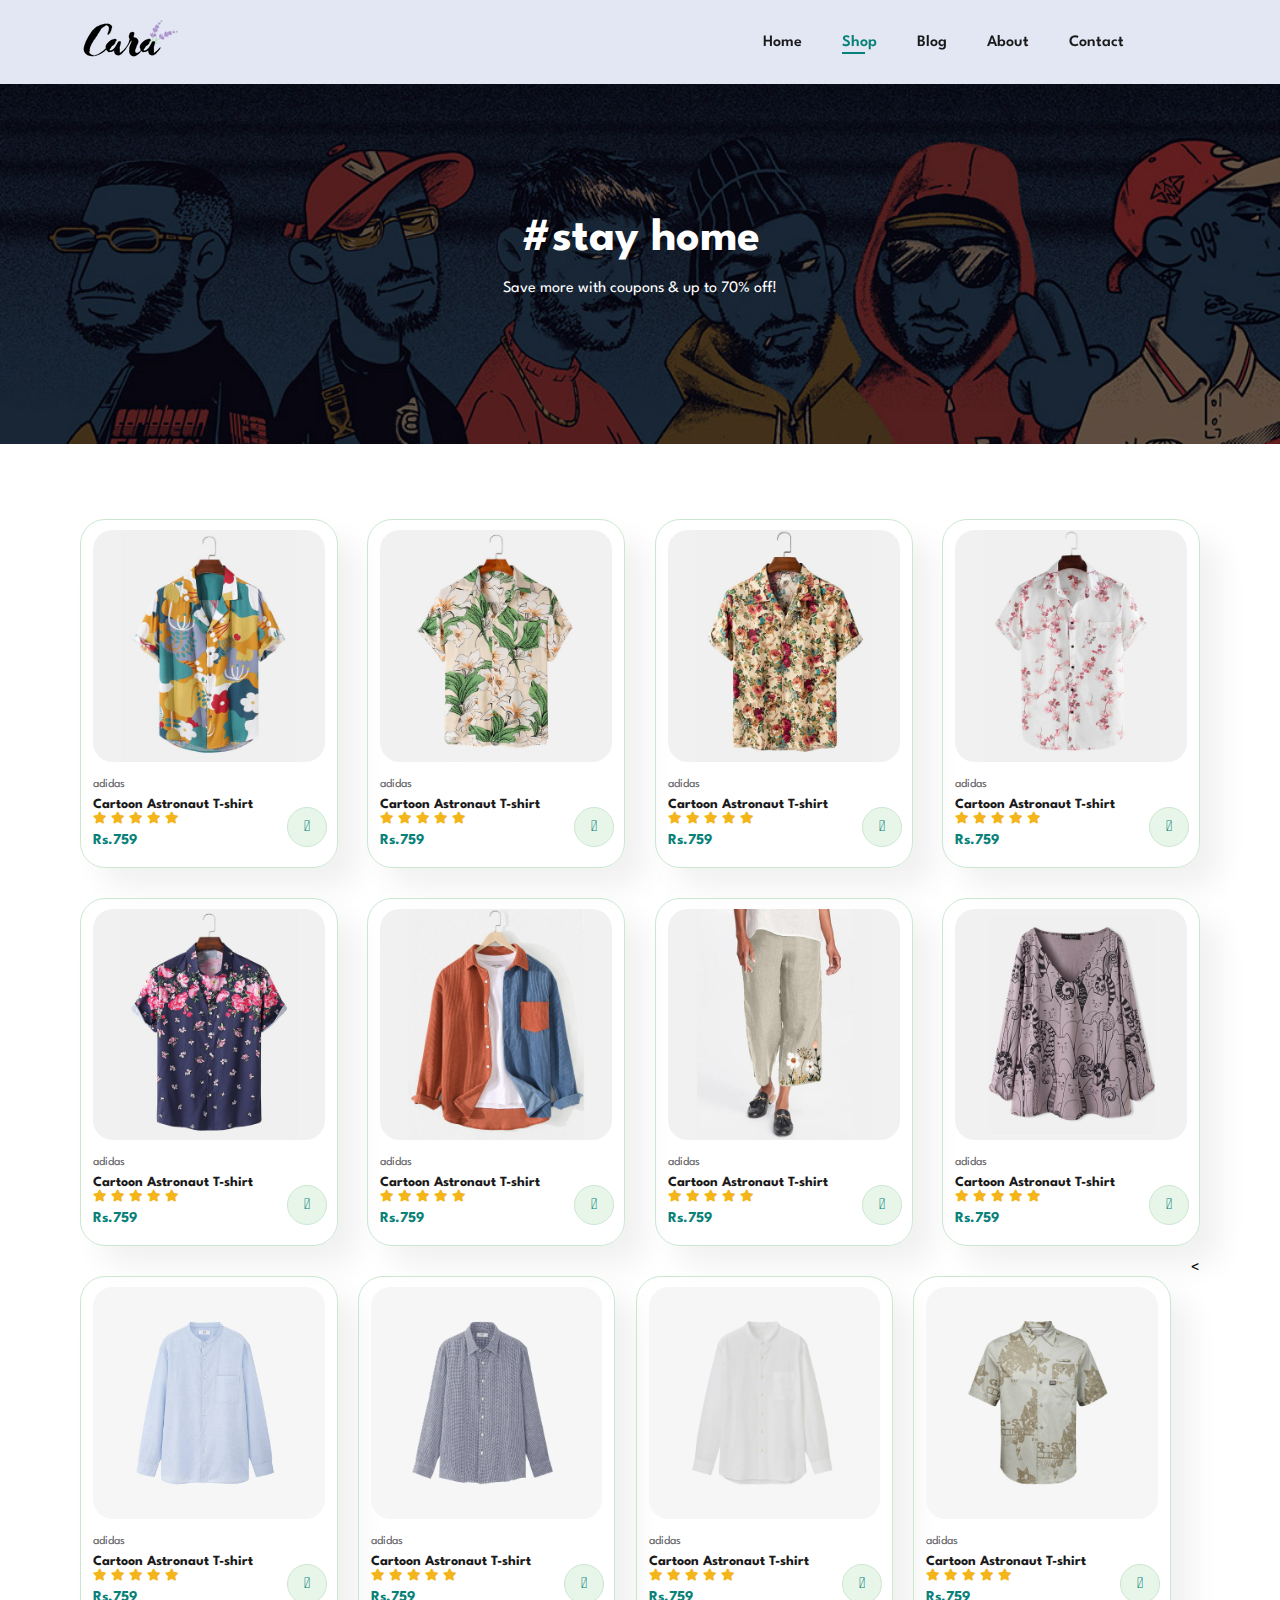
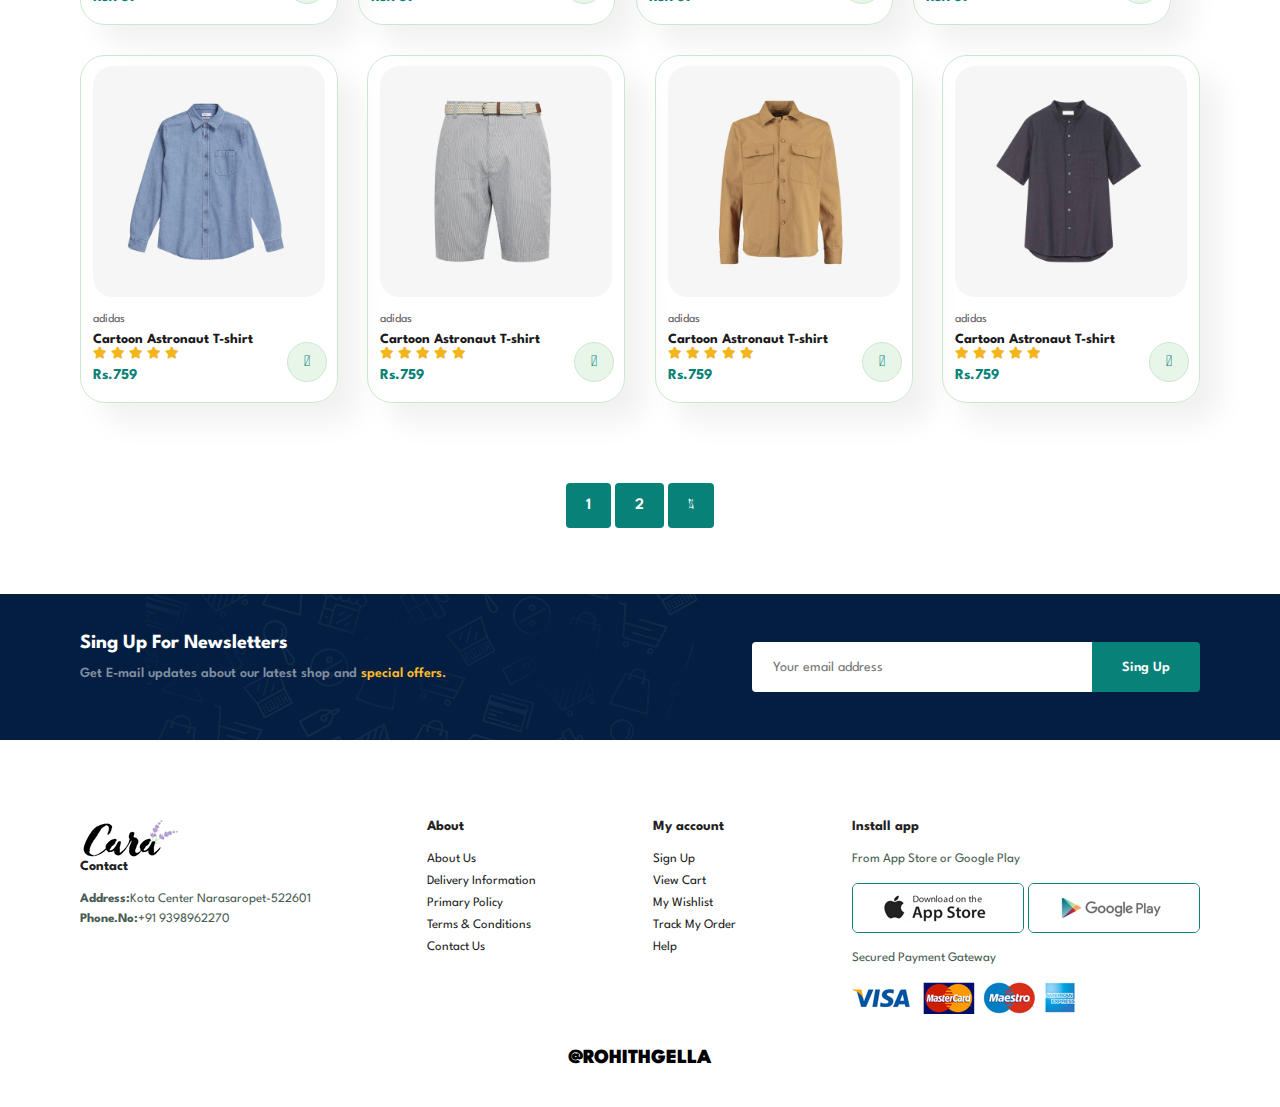
<file: shop.html>
<!DOCTYPE html>
<html lang="en">

<head>
    <meta charset="UTF-8">
    <meta http-equiv="X-UA-Compatible" content="IE=edge">
    <meta name="viewport" content="width=device-width, initial-scale=1.0">
    <title>Ecommerce</title>
    <link rel="stylesheet" href="https://pro.fontawesome.com/releases/v5.10.0/css/all.css" />
    <link rel="stylesheet" href="style.css">
</head>

<body>
    <section id="header">
        <a href="#"><img src="img/logo.png" class="logo" alt="logo"></a>
        <div>
            <ul id="navbar">
                <li><a  href="index.html">Home</a></li>
                <li><a class="active" href="shop.html">Shop</a></li>
                <li><a href="blog.html">Blog</a></li>
                <li><a href="about.html">About</a></li>
                <li><a href="contact.html">Contact</a></li>
                <li id="lg-bag"><a href="cart.html"><i class="far fa-shopping-bag"></i></a></li>
                <a href="#" id="close"><i class="far fa-times"></i></a>
            </ul>
        </div>
        <div id="mobile">
            <a href="cart.html"><i class="far fa-shopping-bag"></i></a>
            <i id="bar" class="fas fa-outdent"></i>
        </div>
    </section>
    <section id="page-header">
        <h2>#stay home</h2>
        <p>Save more with coupons & up to 70% off!</p>
    </section>
    <section id="product1" class="section-p1">
        <div class="pro-contioner">
            <div class="pro" onclick="window.location.href='sproduct.html'">
                <img src="img/products/f1.jpg" alt="">
                <div class="des">
                    <span>adidas</span>
                    <h5>Cartoon Astronaut T-shirt</h5>
                    <div class="star">
                        <i class="fas fa-star"></i>
                        <i class="fas fa-star"></i>
                        <i class="fas fa-star"></i>
                        <i class="fas fa-star"></i>
                        <i class="fas fa-star"></i>
                    </div>
                    <h4>Rs.759</h4>
                </div>
                <a href="#"><i class="fal fa-shopping-cart cart"></i></a>
            </div>
            <div class="pro" onclick="window.location.href='sproduct.html'">
                <img src="img/products/f2.jpg" alt="">
                <div class="des">
                    <span>adidas</span>
                    <h5>Cartoon Astronaut T-shirt</h5>
                    <div class="star">
                        <i class="fas fa-star"></i>
                        <i class="fas fa-star"></i>
                        <i class="fas fa-star"></i>
                        <i class="fas fa-star"></i>
                        <i class="fas fa-star"></i>
                    </div>
                    <h4>Rs.759</h4>
                </div>
                <a href="#"><i class="fal fa-shopping-cart cart"></i></a>
            </div>
            <div class="pro" onclick="window.location.href='sproduct.html'">
                <img src="img/products/f3.jpg" alt="">
                <div class="des">
                    <span>adidas</span>
                    <h5>Cartoon Astronaut T-shirt</h5>
                    <div class="star">
                        <i class="fas fa-star"></i>
                        <i class="fas fa-star"></i>
                        <i class="fas fa-star"></i>
                        <i class="fas fa-star"></i>
                        <i class="fas fa-star"></i>
                    </div>
                    <h4>Rs.759</h4>
                </div>
                <a href="#"><i class="fal fa-shopping-cart cart"></i></a>
            </div>
            <div class="pro" onclick="window.location.href='sproduct.html'">
                <img src="img/products/f4.jpg" alt="">
                <div class="des">
                    <span>adidas</span>
                    <h5>Cartoon Astronaut T-shirt</h5>
                    <div class="star">
                        <i class="fas fa-star"></i>
                        <i class="fas fa-star"></i>
                        <i class="fas fa-star"></i>
                        <i class="fas fa-star"></i>
                        <i class="fas fa-star"></i>
                    </div>
                    <h4>Rs.759</h4>
                </div>
                <a href="#"><i class="fal fa-shopping-cart cart"></i></a>
            </div>
            <div class="pro" onclick="window.location.href='sproduct.html'">
                <img src="img/products/f5.jpg" alt="">
                <div class="des">
                    <span>adidas</span>
                    <h5>Cartoon Astronaut T-shirt</h5>
                    <div class="star">
                        <i class="fas fa-star"></i>
                        <i class="fas fa-star"></i>
                        <i class="fas fa-star"></i>
                        <i class="fas fa-star"></i>
                        <i class="fas fa-star"></i>
                    </div>
                    <h4>Rs.759</h4>
                </div>
                <a href="#"><i class="fal fa-shopping-cart cart"></i></a>
            </div>
            <div class="pro" onclick="window.location.href='sproduct.html'">
                <img src="img/products/f6.jpg" alt="">
                <div class="des">
                    <span>adidas</span>
                    <h5>Cartoon Astronaut T-shirt</h5>
                    <div class="star">
                        <i class="fas fa-star"></i>
                        <i class="fas fa-star"></i>
                        <i class="fas fa-star"></i>
                        <i class="fas fa-star"></i>
                        <i class="fas fa-star"></i>
                    </div>
                    <h4>Rs.759</h4>
                </div>
                <a href="#"><i class="fal fa-shopping-cart cart"></i></a>
            </div>
            <div class="pro" onclick="window.location.href='sproduct.html'">
                <img src="img/products/f7.jpg" alt="">
                <div class="des">
                    <span>adidas</span>
                    <h5>Cartoon Astronaut T-shirt</h5>
                    <div class="star">
                        <i class="fas fa-star"></i>
                        <i class="fas fa-star"></i>
                        <i class="fas fa-star"></i>
                        <i class="fas fa-star"></i>
                        <i class="fas fa-star"></i>
                    </div>
                    <h4>Rs.759</h4>
                </div>
                <a href="#"><i class="fal fa-shopping-cart cart"></i></a>
            </div>
            <div class="pro" onclick="window.location.href='sproduct.html'">
                <img src="img/products/f8.jpg" alt="">
                <div class="des">
                    <span>adidas</span>
                    <h5>Cartoon Astronaut T-shirt</h5>
                    <div class="star">
                        <i class="fas fa-star"></i>
                        <i class="fas fa-star"></i>
                        <i class="fas fa-star"></i>
                        <i class="fas fa-star"></i>
                        <i class="fas fa-star"></i>
                    </div>
                    <h4>Rs.759</h4>
                </div>
                <a href="#"><i class="fal fa-shopping-cart cart"></i></a>
            </div>
            <div class="pro" onclick="window.location.href='sproduct.html'">
                <img src="img/products/n1.jpg" alt="">
                <div class="des">
                    <span>adidas</span>
                    <h5>Cartoon Astronaut T-shirt</h5>
                    <div class="star">
                        <i class="fas fa-star"></i>
                        <i class="fas fa-star"></i>
                        <i class="fas fa-star"></i>
                        <i class="fas fa-star"></i>
                        <i class="fas fa-star"></i>
                    </div>
                    <h4>Rs.759</h4>
                </div>
                <a href="#"><i class="fal fa-shopping-cart cart"></i></a>
            </div>
            <div class="pro" onclick="window.location.href='sproduct.html'">
                <img src="img/products/n2.jpg" alt="">
                <div class="des">
                    <span>adidas</span>
                    <h5>Cartoon Astronaut T-shirt</h5>
                    <div class="star">
                        <i class="fas fa-star"></i>
                        <i class="fas fa-star"></i>
                        <i class="fas fa-star"></i>
                        <i class="fas fa-star"></i>
                        <i class="fas fa-star"></i>
                    </div>
                    <h4>Rs.759</h4>
                </div>
                <a href="#"><i class="fal fa-shopping-cart cart"></i></a>
            </div>
            <div class="pro" onclick="window.location.href='sproduct.html'">
                <img src="img/products/n3.jpg" alt="">
                <div class="des">
                    <span>adidas</span>
                    <h5>Cartoon Astronaut T-shirt</h5>
                    <div class="star">
                        <i class="fas fa-star"></i>
                        <i class="fas fa-star"></i>
                        <i class="fas fa-star"></i>
                        <i class="fas fa-star"></i>
                        <i class="fas fa-star"></i>
                    </div>
                    <h4>Rs.759</h4>
                </div>
                <a href="#"><i class="fal fa-shopping-cart cart"></i></a>
            </div>
            <div class="pro" onclick="window.location.href='sproduct.html'">
                <img src="img/products/n4.jpg" alt="">
                <div class="des">
                    <span>adidas</span>
                    <h5>Cartoon Astronaut T-shirt</h5>
                    <div class="star">
                        <i class="fas fa-star"></i>
                        <i class="fas fa-star"></i>
                        <i class="fas fa-star"></i>
                        <i class="fas fa-star"></i>
                        <i class="fas fa-star"></i>
                    </div>
                    <h4>Rs.759</h4>
                </div>
                <a href="#"><i class="fal fa-shopping-cart cart"></i></a>
            </div>
            <<div class="pro" onclick="window.location.href='sproduct.html'">
                <img src="img/products/n5.jpg" alt="">
                <div class="des">
                    <span>adidas</span>
                    <h5>Cartoon Astronaut T-shirt</h5>
                    <div class="star">
                        <i class="fas fa-star"></i>
                        <i class="fas fa-star"></i>
                        <i class="fas fa-star"></i>
                        <i class="fas fa-star"></i>
                        <i class="fas fa-star"></i>
                    </div>
                    <h4>Rs.759</h4>
                </div>
                <a href="#"><i class="fal fa-shopping-cart cart"></i></a>
            </div>
            <div class="pro" onclick="window.location.href='sproduct.html'">
                <img src="img/products/n6.jpg" alt="">
                <div class="des">
                    <span>adidas</span>
                    <h5>Cartoon Astronaut T-shirt</h5>
                    <div class="star">
                        <i class="fas fa-star"></i>
                        <i class="fas fa-star"></i>
                        <i class="fas fa-star"></i>
                        <i class="fas fa-star"></i>
                        <i class="fas fa-star"></i>
                    </div>
                    <h4>Rs.759</h4>
                </div>
                <a href="#"><i class="fal fa-shopping-cart cart"></i></a>
            </div>
            <div class="pro" onclick="window.location.href='sproduct.html'">
                <img src="img/products/n7.jpg" alt="">
                <div class="des">
                    <span>adidas</span>
                    <h5>Cartoon Astronaut T-shirt</h5>
                    <div class="star">
                        <i class="fas fa-star"></i>
                        <i class="fas fa-star"></i>
                        <i class="fas fa-star"></i>
                        <i class="fas fa-star"></i>
                        <i class="fas fa-star"></i>
                    </div>
                    <h4>Rs.759</h4>
                </div>
                <a href="#"><i class="fal fa-shopping-cart cart"></i></a>
            </div>
            <div class="pro" onclick="window.location.href='sproduct.html'">
                <img src="img/products/n8.jpg" alt="">
                <div class="des">
                    <span>adidas</span>
                    <h5>Cartoon Astronaut T-shirt</h5>
                    <div class="star">
                        <i class="fas fa-star"></i>
                        <i class="fas fa-star"></i>
                        <i class="fas fa-star"></i>
                        <i class="fas fa-star"></i>
                        <i class="fas fa-star"></i>
                    </div>
                    <h4>Rs.759</h4>
                </div>
                <a href="#"><i class="fal fa-shopping-cart cart"></i></a>
            </div>
        </div>
    </section>
    <section id="pagination" class="section-p1">
        <a href="#">1</a>
        <a href="#">2</a>
        <a href="#"><i class="fal fa-long-arrow-alt-right"></i></a>
    </section>
    <section id="newsletter" class="section-p1 section-m1">
        <div class="newstext">
            <h4>Sing Up For Newsletters</h4>
            <p>Get E-mail updates about our latest shop and <span>special offers.</span></p>
        </div>
        <div class="form">
            <input type="text" placeholder="Your email address">
            <button class="normal">Sing Up</button>
        </div>
    </section>
    <footer class="section-p1">
        <div class="col">
            <img class="logo" src="img/logo.png" alt="">
            <h4>Contact</h4>
            <p><strong>Address:</strong>Kota Center Narasaropet-522601</p>
            <p><strong>Phone.No:</strong>+91 9398962270</p>
        </div>
        <div class="col">
            <h4>About</h4>
            <a href="#">About Us</a>
            <a href="#">Delivery Information</a>
            <a href="#">Primary Policy</a>
            <a href="#">Terms & Conditions</a>
            <a href="#">Contact Us</a>
        </div>
        <div class="col">
            <h4>My account</h4>
            <a href="#">Sign Up</a>
            <a href="#">View Cart</a>
            <a href="#">My Wishlist</a>
            <a href="#">Track My Order</a>
            <a href="#">Help</a>
        </div>
        <div class="col install">
            <h4>Install app</h4>
            <p>From App Store or Google Play</p>
            <div class="row">
                <img src="img/pay/app.jpg" alt="">
                <img src="img/pay/play.jpg" alt="">
            </div>
            <p>Secured Payment Gateway</p>
            <img src="img/pay/pay.png" alt="">
        </div>
        <div class="copyright">@ROHITHGELLA</div>
    </footer>
    <script src="script.js"></script>
</body>

</html>
</file>
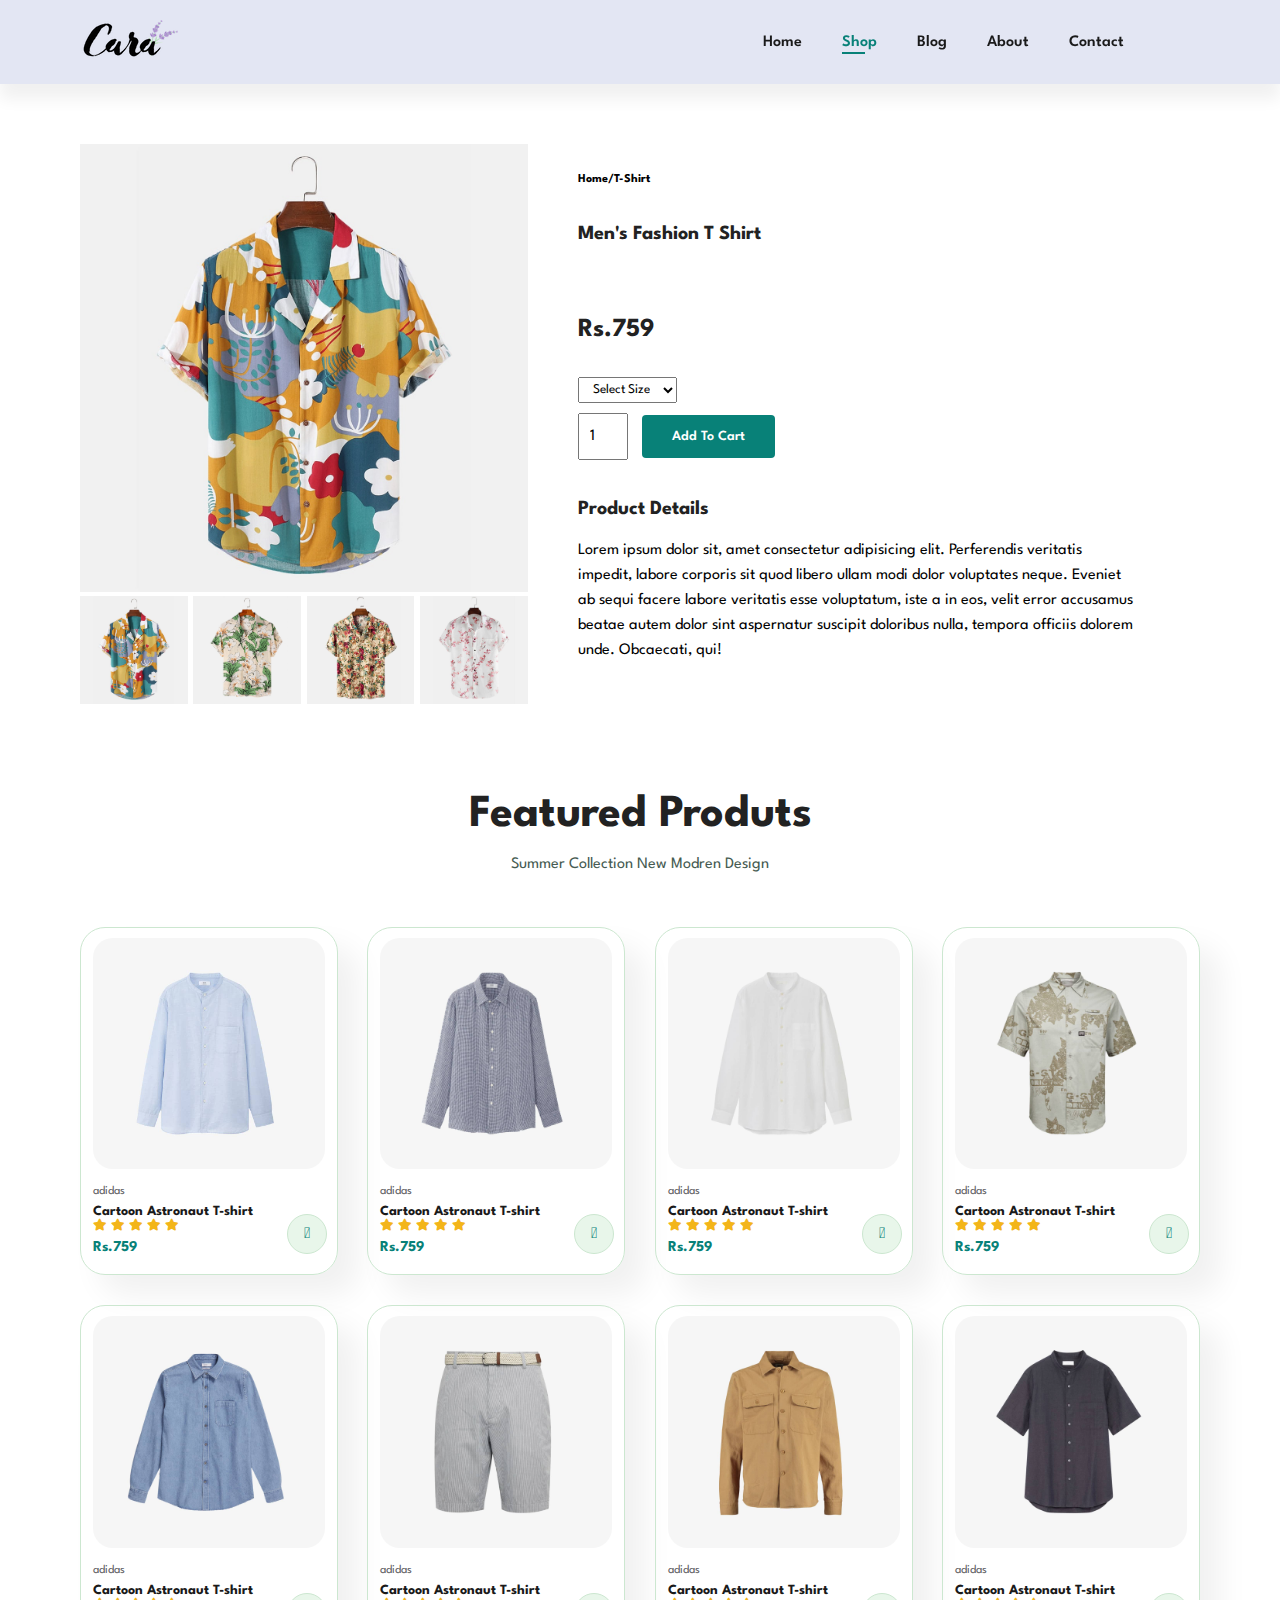
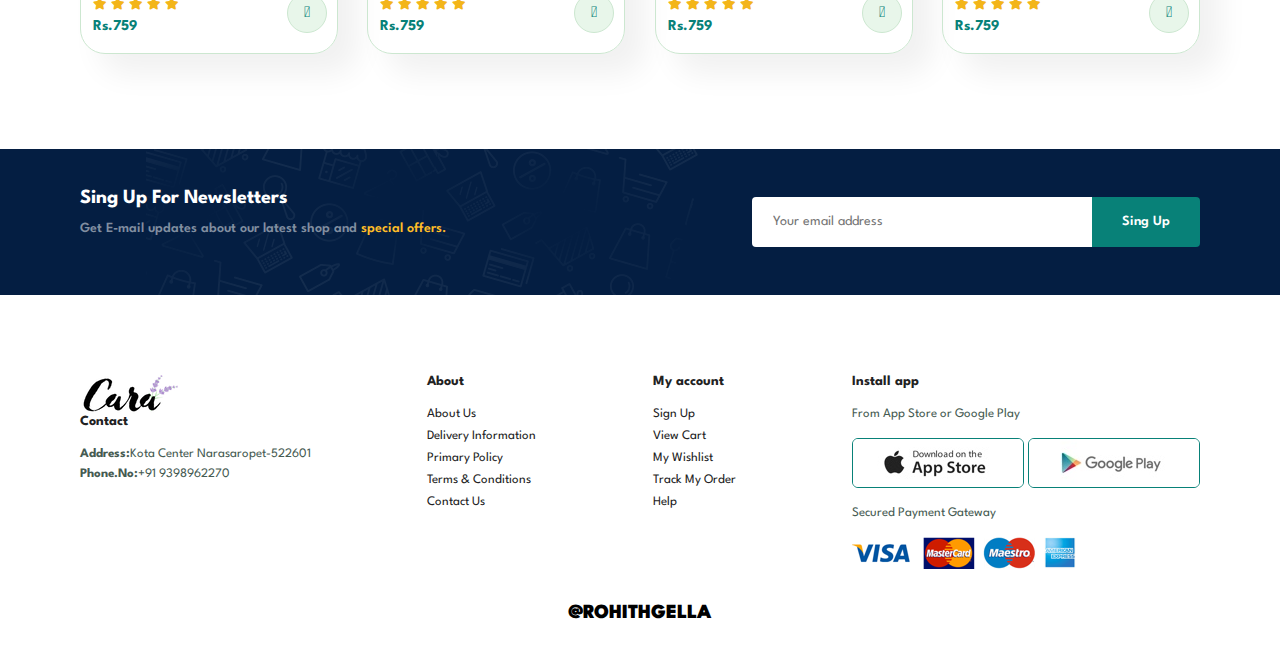
<file: sproduct.html>
<!DOCTYPE html>
<html lang="en">

<head>
    <meta charset="UTF-8">
    <meta http-equiv="X-UA-Compatible" content="IE=edge">
    <meta name="viewport" content="width=device-width, initial-scale=1.0">
    <title>Ecommerce</title>
    <link rel="stylesheet" href="https://pro.fontawesome.com/releases/v5.10.0/css/all.css" />
    <link rel="stylesheet" href="style.css">
</head>

<body>
    <section id="header">
        <a href="#"><img src="img/logo.png" class="logo" alt="logo"></a>
        <div>
            <ul id="navbar">
                <li><a href="index.html">Home</a></li>
                <li><a class="active" href="shop.html">Shop</a></li>
                <li><a href="blog.html">Blog</a></li>
                <li><a href="about.html">About</a></li>
                <li><a href="contact.html">Contact</a></li>
                <li id="lg-bag"><a href="cart.html"><i class="far fa-shopping-bag"></i></a></li>
                <a href="#" id="close"><i class="far fa-times"></i></a>
            </ul>
        </div>
        <div id="mobile">
            <a href="cart.html"><i class="far fa-shopping-bag"></i></a>
            <i id="bar" class="fas fa-outdent"></i>
        </div>
    </section>
    <section id="prodetails" class="section-p1">
        <div class="single-pro-image">
            <img src="img/products/f1.jpg" width="100%" id="mainimg" alt="">
            <div class="small-image-group">
                <div class="small-img-col">
                    <img src="img/products/f1.jpg" width="100%" class="small-img" alt="">
                </div>
                <div class="small-img-col">
                    <img src="img/products/f2.jpg" width="100%" class="small-img" alt="">
                </div>
                <div class="small-img-col">
                    <img src="img/products/f3.jpg" width="100%" class="small-img" alt="">
                </div>
                <div class="small-img-col">
                    <img src="img/products/f4.jpg" width="100%" class="small-img" alt="">
                </div>
            </div>
        </div>
        <div class="single-pro-details">
            <h6>Home/T-Shirt</h6>
            <h4>Men's Fashion T Shirt</h4>
            <h2>Rs.759</h2>
            <select>
                <option>Select Size</option>
                <option>XL</option>
                <option>XXL</option>
                <option>Small</option>
                <option>Large</option>
            </select>
            <input type="number" value="1">
            <button class="normal">Add To Cart</button>
            <h4>Product Details</h4>
            <span>Lorem ipsum dolor sit, amet consectetur adipisicing elit. Perferendis veritatis impedit, labore
                corporis sit quod libero ullam modi dolor voluptates neque. Eveniet ab sequi facere labore veritatis
                esse voluptatum, iste a in eos, velit error accusamus beatae autem dolor sint aspernatur suscipit
                doloribus nulla, tempora officiis dolorem unde. Obcaecati, qui!</span>
        </div>
    </section>
    <section id="product1" class="section-p1">
        <h2>Featured Produts</h2>
        <p>Summer Collection New Modren Design</p>
        <div class="pro-contioner">
            <div class="pro">
                <img src="img/products/n1.jpg" alt="">
                <div class="des">
                    <span>adidas</span>
                    <h5>Cartoon Astronaut T-shirt</h5>
                    <div class="star">
                        <i class="fas fa-star"></i>
                        <i class="fas fa-star"></i>
                        <i class="fas fa-star"></i>
                        <i class="fas fa-star"></i>
                        <i class="fas fa-star"></i>
                    </div>
                    <h4>Rs.759</h4>
                </div>
                <a href="#"><i class="fal fa-shopping-cart cart"></i></a>
            </div>
            <div class="pro">
                <img src="img/products/n2.jpg" alt="">
                <div class="des">
                    <span>adidas</span>
                    <h5>Cartoon Astronaut T-shirt</h5>
                    <div class="star">
                        <i class="fas fa-star"></i>
                        <i class="fas fa-star"></i>
                        <i class="fas fa-star"></i>
                        <i class="fas fa-star"></i>
                        <i class="fas fa-star"></i>
                    </div>
                    <h4>Rs.759</h4>
                </div>
                <a href="#"><i class="fal fa-shopping-cart cart"></i></a>
            </div>
            <div class="pro">
                <img src="img/products/n3.jpg" alt="">
                <div class="des">
                    <span>adidas</span>
                    <h5>Cartoon Astronaut T-shirt</h5>
                    <div class="star">
                        <i class="fas fa-star"></i>
                        <i class="fas fa-star"></i>
                        <i class="fas fa-star"></i>
                        <i class="fas fa-star"></i>
                        <i class="fas fa-star"></i>
                    </div>
                    <h4>Rs.759</h4>
                </div>
                <a href="#"><i class="fal fa-shopping-cart cart"></i></a>
            </div>
            <div class="pro">
                <img src="img/products/n4.jpg" alt="">
                <div class="des">
                    <span>adidas</span>
                    <h5>Cartoon Astronaut T-shirt</h5>
                    <div class="star">
                        <i class="fas fa-star"></i>
                        <i class="fas fa-star"></i>
                        <i class="fas fa-star"></i>
                        <i class="fas fa-star"></i>
                        <i class="fas fa-star"></i>
                    </div>
                    <h4>Rs.759</h4>
                </div>
                <a href="#"><i class="fal fa-shopping-cart cart"></i></a>
            </div>
            <div class="pro">
                <img src="img/products/n5.jpg" alt="">
                <div class="des">
                    <span>adidas</span>
                    <h5>Cartoon Astronaut T-shirt</h5>
                    <div class="star">
                        <i class="fas fa-star"></i>
                        <i class="fas fa-star"></i>
                        <i class="fas fa-star"></i>
                        <i class="fas fa-star"></i>
                        <i class="fas fa-star"></i>
                    </div>
                    <h4>Rs.759</h4>
                </div>
                <a href="#"><i class="fal fa-shopping-cart cart"></i></a>
            </div>
            <div class="pro">
                <img src="img/products/n6.jpg" alt="">
                <div class="des">
                    <span>adidas</span>
                    <h5>Cartoon Astronaut T-shirt</h5>
                    <div class="star">
                        <i class="fas fa-star"></i>
                        <i class="fas fa-star"></i>
                        <i class="fas fa-star"></i>
                        <i class="fas fa-star"></i>
                        <i class="fas fa-star"></i>
                    </div>
                    <h4>Rs.759</h4>
                </div>
                <a href="#"><i class="fal fa-shopping-cart cart"></i></a>
            </div>
            <div class="pro">
                <img src="img/products/n7.jpg" alt="">
                <div class="des">
                    <span>adidas</span>
                    <h5>Cartoon Astronaut T-shirt</h5>
                    <div class="star">
                        <i class="fas fa-star"></i>
                        <i class="fas fa-star"></i>
                        <i class="fas fa-star"></i>
                        <i class="fas fa-star"></i>
                        <i class="fas fa-star"></i>
                    </div>
                    <h4>Rs.759</h4>
                </div>
                <a href="#"><i class="fal fa-shopping-cart cart"></i></a>
            </div>
            <div class="pro">
                <img src="img/products/n8.jpg" alt="">
                <div class="des">
                    <span>adidas</span>
                    <h5>Cartoon Astronaut T-shirt</h5>
                    <div class="star">
                        <i class="fas fa-star"></i>
                        <i class="fas fa-star"></i>
                        <i class="fas fa-star"></i>
                        <i class="fas fa-star"></i>
                        <i class="fas fa-star"></i>
                    </div>
                    <h4>Rs.759</h4>
                </div>
                <a href="#"><i class="fal fa-shopping-cart cart"></i></a>
            </div>
        </div>
    </section>
    <section id="newsletter" class="section-p1 section-m1">
        <div class="newstext">
            <h4>Sing Up For Newsletters</h4>
            <p>Get E-mail updates about our latest shop and <span>special offers.</span></p>
        </div>
        <div class="form">
            <input type="text" placeholder="Your email address">
            <button class="normal">Sing Up</button>
        </div>
    </section>
    <footer class="section-p1">
        <div class="col">
            <img class="logo" src="img/logo.png" alt="">
            <h4>Contact</h4>
            <p><strong>Address:</strong>Kota Center Narasaropet-522601</p>
            <p><strong>Phone.No:</strong>+91 9398962270</p>
        </div>
        <div class="col">
            <h4>About</h4>
            <a href="#">About Us</a>
            <a href="#">Delivery Information</a>
            <a href="#">Primary Policy</a>
            <a href="#">Terms & Conditions</a>
            <a href="#">Contact Us</a>
        </div>
        <div class="col">
            <h4>My account</h4>
            <a href="#">Sign Up</a>
            <a href="#">View Cart</a>
            <a href="#">My Wishlist</a>
            <a href="#">Track My Order</a>
            <a href="#">Help</a>
        </div>
        <div class="col install">
            <h4>Install app</h4>
            <p>From App Store or Google Play</p>
            <div class="row">
                <img src="img/pay/app.jpg" alt="">
                <img src="img/pay/play.jpg" alt="">
            </div>
            <p>Secured Payment Gateway</p>
            <img src="img/pay/pay.png" alt="">
        </div>
        <div class="copyright">@ROHITHGELLA</div>
    </footer>
    <script src="script.js"></script>
</body>

</html>
</file>
<file: style.css>
@import url("https://fonts.googleapis.com/css2?family=Spartan:wght@100;200;300;400;500;600;700;800;900&display=swap");

* {
    margin: 0;
    padding: 0;
    box-sizing: border-box;
    font-family: "Spartan", sans-serif;
}

html {
    scroll-behavior: smooth;
}

h1 {
    font-size: 50px;
    line-height: 64px;
    color: #222;
}

h2 {
    font-size: 46px;
    line-height: 54px;
    color: #222;
}

h4 {
    font-size: 20px;
    color: #222;
}

h6 {
    font-weight: 700;
    font-size: 12px;
}

p {
    font-size: 16px;
    color: #465b52;
    margin: 15px 0 20px 0;
}

.section-p1 {
    padding: 40px 80px;
}

.section-m1 {
    margin: 40px 0;
}

button.normal {
    font-size: 14px;
    font-weight: 600;
    padding: 15px 30px;
    color: #000;
    background-color: #fff;
    border-radius: 4px;
    cursor: pointer;
    border: none;
    outline: none;
    transition: 0.2s ease;
}

button.white {
    font-size: 13px;
    font-weight: 600;
    padding: 11px 18px;
    color: #fff;
    background-color: transparent;
    cursor: pointer;
    border: 1px solid #fff;
    outline: none;
    transition: 0.2s ease;
}

body {
    width: 100%;
}

#header {
    display: flex;
    align-items: center;
    justify-content: space-between;
    padding: 20px 80px;
    background: #E3E6F3;
    box-shadow: 0 15px 15px rgba(0, 0, 0, 0.06);
    z-index: 999;
    position: sticky;
    top: 0;
    left: 0;
}

#navbar {
    display: flex;
    align-items: center;
    justify-content: center;
}

#navbar.active {
    right: 0px
}

#navbar li {
    list-style: none;
    padding: 0px 20px;
    position: relative;
}

#navbar li a {
    text-decoration: none;
    font-size: 16px;
    font-weight: 600;
    color: #1a1a1a;
    transition: 0.3s ease;
}

#navbar li a:hover,
#navbar li a.active {
    color: #088178
}

#navbar li a.active::after,
#navbar li a:hover::after {
    content: '';
    width: 30%;
    height: 2px;
    background-color: #088178;
    position: absolute;
    bottom: -4px;
    left: 20px;
}

#close {
    display: none;
}

#mobile {
    display: none;
    align-items: center;
}

#hero {
    background-image: url(img/hero4.png);
    height: 90vh;
    width: 100%;
    background-size: cover;
    background-position: top 25% right 0;
    padding: 0px 80px;
    display: flex;
    flex-direction: column;
    align-items: flex-start;
    justify-content: center;

}

#hero h4 {
    padding-bottom: 15px;
}

#hero h1 {
    color: #088178;
}

#hero button {
    background-image: url(img/button.png);
    background-color: transparent;
    color: #088178;
    border: 0;
    padding: 14px 80px 14px 65px;
    background-repeat: no-repeat;
    cursor: pointer;
    font-weight: 700;
    font-size: 15px;
}

#feature {
    display: flex;
    align-items: center;
    justify-content: space-between;
    flex-wrap: wrap;
}

#feature .fe-box {
    width: 180px;
    text-align: center;
    padding: 25px 15px;
    box-shadow: 20px 20px 34px rgba(0, 0, 0, 0.06);
    border: 1px solid #cce7d0;
    border-radius: 4px;
    margin: 15px 0px;
}

#feature .fe-box:hover {
    box-shadow: 10px 10px 54px rgba(0, 0, 0, 0.06);
}

#feature .fe-box img {
    width: 100%;
    margin-bottom: 10px;
}

#feature .fe-box h6 {
    display: inline-block;
    padding: 9px 8px 6px 8px;
    line-height: 1;
    border-radius: 4px;
    color: #088178;
    background-color: #fddde4;
}

#feature .fe-box:nth-child(2) h6 {
    background-color: #cdebbc;
}

#feature .fe-box:nth-child(3) h6 {
    background-color: #d1e8f2;
}

#feature .fe-box:nth-child(4) h6 {
    background-color: #cdd4f8;
}

#feature .fe-box:nth-child(5) h6 {
    background-color: #f6dbf6;
}

#feature .fe-box:nth-child(6) h6 {
    background-color: #fff2e5;
}

#product1 {
    text-align: center;
}

#product1 .pro-contioner {
    display: flex;
    justify-content: space-between;
    padding-top: 20px;
    flex-wrap: wrap;
}

#product1 .pro {
    position: relative;
    width: 23%;
    min-width: 250px;
    padding: 10px 12px;
    border: 1px solid #cce7d0;
    border-radius: 25px;
    cursor: pointer;
    box-shadow: 20px 20px 30px rgba(0, 0, 0, 0.06);
    margin: 15px 0px;
    transition: 0.2s ease;
}

#product1 .pro:hover {
    box-shadow: 20px 20px 30px rgba(0, 0, 0, 0.1);
}

#product1 .pro img {
    width: 100%;
    border-radius: 20px;
}

#product1 .pro .des {
    text-align: start;
    padding: 10px 0px;
}

#product1 .pro .des span {
    color: #606063;
    font-size: 12px;
}

#product1 .pro .des h5 {
    padding-top: 7px;
    color: #1a1a1a;
    font-size: 14px;
}

#product1 .pro .des i {
    font-size: 12px;
    color: rgb(243, 181, 25);
}

#product1 .pro .des h4 {
    padding-top: 7px;
    font-size: 15px;
    font-weight: 700;
    color: #088178;
}

#product1 .pro .cart {
    width: 40px;
    height: 40px;
    line-height: 40px;
    border-radius: 50px;
    background-color: #e8f6ea;
    font-weight: 500;
    color: #088178;
    border: 1px solid #cce7d0;
    position: absolute;
    bottom: 20px;
    right: 10px
}

#banner {
    display: flex;
    flex-direction: column;
    justify-content: center;
    align-items: center;
    text-align: center;
    background-image: url(img/banner/b2.jpg);
    width: 100%;
    height: 40vh;
    background-size: cover;
    background-position: center;
}

#banner h4 {
    color: #fff2e5;
    font-size: 16px;
}

#banner h2 {
    color: #fff2e5;
    font-size: 30px;
    padding: 10px 0px;
}

#banner h2 span {
    color: red;
}

#banner button:hover {
    background-color: #088178;
    color: #fff;
}

#sm-banner {
    display: flex;
    justify-content: space-between;
    flex-wrap: wrap;
}

#sm-banner .banner-box {
    display: flex;
    flex-direction: column;
    justify-content: center;
    align-items: flex-start;
    background-image: url('img/banner/b17.jpg');
    min-width: 580px;
    height: 50vh;
    background-size: cover;
    background-position: center;
    padding: 30px;
}

#sm-banner .banner-box2 {
    background-image: url('img/banner/b10.jpg');
}

#sm-banner h4 {
    color: #fff;
    font-size: 20px;
    font-weight: 300;
}

#sm-banner h2 {
    color: #fff;
    font-size: 28px;
    font-weight: 800;
}

#sm-banner span {
    color: #fff;
    font-size: 14px;
    font-weight: 500;
    padding-bottom: 15px;
}

#sm-banner .banner-box:hover button {
    background-color: #088178;
    border: 1px solid #088178;

}

#banner3 .banner-box {
    display: flex;
    flex-direction: column;
    justify-content: center;
    align-items: flex-start;
    background-image: url('img/banner/b7.jpg');
    min-width: 30%;
    height: 30vh;
    background-size: cover;
    background-position: center;
    padding: 20px;
    margin-bottom: 20px;
}

#banner3 {
    display: flex;
    justify-content: space-between;
    flex-wrap: wrap;
    padding: 0px 80px;
}

#banner3 .banner-box2 {
    background-image: url('img/banner/b4.jpg');
}

#banner3 .banner-box3 {
    background-image: url('img/banner/b18.jpg');
}

#banner3 h2 {
    color: #fff;
    font-weight: 900;
    font-size: 22px;
}

#banner3 h3 {
    color: red;
    font-weight: 800;
    font-size: 15px;
}

#newsletter {
    display: flex;
    justify-content: space-between;
    flex-wrap: wrap;
    align-items: center;
    background-image: url(img/banner/b14.png);
    background-repeat: no-repeat;
    background-position: 20% 30%;
    background-color: #041e42;
}

#newsletter h4 {
    font-size: 20px;
    font-weight: 700;
    color: #fff;
}

#newsletter p {
    font-size: 14px;
    font-weight: 600;
    color: #818ea0;
}

#newsletter p span {
    color: #ffbd27;
}

#newsletter .form {
    display: flex;
    width: 40%;
}

#newsletter input {
    height: 3.125rem;
    padding: 0 1.25rem;
    font-size: 14px;
    width: 100%;
    border: 1px solid transparent;
    border-radius: 4px;
    outline: none;
    border-top-right-radius: 0;
    border-bottom-right-radius: 0;
}

#newsletter button {
    background-color: #088178;
    color: #fff;
    white-space: nowrap;
    border-top-left-radius: 0;
    border-bottom-left-radius: 0;
}

footer {
    display: flex;
    flex-wrap: wrap;
    justify-content: space-between;
}

footer .col {
    display: flex;
    flex-direction: column;
    align-items: flex-start;
    margin-bottom: 20px;
}

footer.logo {
    margin-bottom: 30px;
}

footer h4 {
    font-size: 14px;
    padding-bottom: 20px;
}

footer p {
    font-size: 13px;
    margin: 0 0 8px 0;
}

footer a {
    font-size: 13px;
    text-decoration: none;
    color: #222;
    margin-bottom: 10px;
}

footer .install .row img {
    border: 1px solid #088178;
    border-radius: 6px;
}

footer .install img {
    margin: 10px 0 15px 0;
}

footer .copyright {
    width: 100%;
    text-align: center;
    font-size: 20px;
    font-weight: 1000;
}

#page-header {
    background-image: url(img/banner/b1.jpg);
    width: 100%;
    height: 40vh;
    background-size: cover;
    display: flex;
    flex-direction: column;
    align-items: center;
    justify-content: center;
    padding: 14px;

}

#page-header h2,
#page-header p {
    color: white;
}

#pagination {
    text-align: center;
}

#pagination a {
    text-decoration: none;
    background-color: #088178;
    padding: 15px 20px;
    border-radius: 4px;
    color: white;
    font-weight: 600;
}

#pagination a i {
    font-size: 16px;
    font-weight: 600;
}

#prodetails {
    display: flex;
    margin-top: 20px;
}

#prodetails .single-pro-image {
    width: 40%;
    margin-right: 50px;
}

.small-image-group {
    display: flex;
    justify-content: space-between;
}

.small-img-col {
    flex-basis: 24%;
    cursor: pointer;
}

#prodetails .single-pro-details {
    width: 50%;
    padding-top: 30px;
}

#prodetails .single-pro-details h4 {
    padding: 40px 0 20px 0;
}

#prodetails .single-pro-details h2 {
    font-size: 26px;
    padding: 40px 0 20px 0;
}

#prodetails .single-pro-details select {
    display: block;
    padding: 5px 10px;
    margin-bottom: 10px;
}

#prodetails .single-pro-details input {
    width: 50px;
    height: 47px;
    padding-left: 10px;
    font-size: 16px;
    margin-right: 10px;
}

#prodetails .single-pro-details input:focus {
    outline: none;
}

#prodetails .single-pro-details button {
    background-color: #088178;
    color: #fff;
}

#prodetails .single-pro-details span {
    line-height: 25px;
}

#blog {
    padding: 150px 150px 0 150px;
}

#blog .blog-box {
    position: relative;
    display: flex;
    align-items: center;
    width: 100%;
    padding-bottom: 90px;
}

#blog .blog-img {
    width: 50%;
    margin-right: 40px;
}

#blog img {
    width: 100%;
    height: 300px;
    object-fit: cover;
}

#blog .blog-details {
    width: 50%;
}

#blog .blog-details a {
    position: relative;
    text-decoration: none;
    font-size: 11px;
    color: #000;
    font-weight: 700;
    transition: 0.3s;
}

#blog .blog-details a::after {
    content: '';
    width: 50px;
    height: 1px;
    background-color: #000;
    position: absolute;
    top: 4px;
    right: -60px;
}

#blog .blog-details a:hover {
    color: #088178;
}

#blog .blog-details a:hover::after {
    background: #088178;
}

#blog .blog-box h1 {
    position: absolute;
    top: -40px;
    left: 0;
    font-size: 70px;
    font-weight: 700;
    color: #c9cbce;
    z-index: -9;
}

#about-head {
    display: flex;
    align-items: center;
}

#about-head img {
    width: 50%;
    height: auto;
}

#about-head div {
    padding-left: 40px;
}

#about-app h1 {
    text-align: center;
}

#about-app .vide {
    width: 70%;
    height: 100%;
    margin: 30px auto 0 auto;
}

#about-app .vide video {
    width: 100%;
    height: 100%;
    border-radius: 20px;
}

#contact-details {
    display: flex;
    align-items: center;
    justify-content: space-between;
}

#contact-details .details {
    width: 40%;
}

#contact-details .details span,
#form-details form span {
    font-size: 12px;
}

#contact-details .details h1,
#form-details form h2 {
    font-size: 26px;
    line-height: 35px;
    padding: 20px 0;
}

#contact-details .details h3 {
    font-size: 16px;
    padding-bottom: 15px;
}

#contact-details .details li {
    list-style: none;
    display: flex;
    padding: 10px 0;
}

#contact-details .details li i {
    font-size: 14px;
    padding-right: 22px;
}

#contact-details .details li p {
    margin: 0;
    font-size: 14px;
}

#contact-details .ma {
    width: 55%;
    height: 400px;
}

#contact-details .ma iframe {
    width: 100%;
    height: 100%;
}

#form-details {
    display: flex;
    justify-content: space-between;
    margin: 30px;
    padding: 80px;
    border: 1px solid #e1e1e1;
}

#form-details form {
    width: 65%;
    display: flex;
    flex-direction: column;
    align-items: flex-start;
}

#form-details form input,
#form-details form textarea {
    width: 100%;
    padding: 12px 15px;
    outline: none;
    margin-bottom: 20px;
    border: 1px solid #e1e1e1;
}

#form-details form button {
    background-color: #088178;
    color: #fff;
}

#form-details .people div {
    display: flex;
    align-items: flex-start;
    padding-bottom: 25px;
}

#form-details .people div img {
    width: 65px;
    height: 65px;
    object-fit: cover;
    margin-right: 15px;
}

#form-details .people div p {
    margin: 0;
    font-size: 13px;
    line-height: 25px;
}

#form-details .people div p span {
    display: block;
    font-size: 16px;
    font-weight: 600;
    color: #000;
}

@media (max-width:799px) {
    .section-p1 {
        padding: 40px 40px;
    }

    #navbar {
        display: flex;
        flex-direction: column;
        align-items: flex-start;
        justify-content: flex-start;
        position: fixed;
        top: 0px;
        right: -300px;
        height: 100vh;
        width: 300px;
        background-color: #E3E6F3;
        box-shadow: 0 40px 60px rgba(0, 0, 0, 0.1);
        padding: 80px 0 0 10px;
        transition: 0.3s;
    }

    #navbar li {
        margin-bottom: 25px;
    }

    #mobile {
        display: flex;
        align-items: center;
    }

    #mobile i {
        color: #1a1a1a;
        font-size: 24px;
        padding-left: 20px;
    }

    #close {
        display: initial;
        position: absolute;
        top: 30px;
        left: 30px;
        color: #222;
        font-size: 24px;
    }

    #lg-bag {
        display: none;
    }

    #hero {
        height: 70vh;
        padding: 0px 80px;
        background-position: top 30% right 30%;
    }

    #feature {
        justify-content: center;
    }

    #feature .fe-box {
        margin: 15px 15px;
    }

    #product1 .pro-contioner {
        justify-content: center;
    }

    #product1 .pro {
        margin: 15px;
    }

    #banner {
        height: 20vh;
    }

    #sm-banner .banner-box {
        min-width: 100%;
        height: 30vh;
    }

    #banner3 {
        padding: 0px 40px;
    }

    #banner3 .banner-box {
        width: 28%;
    }

    #newsletter .form {
        width: 70%;
    }

    #form-details {
        padding: 40px;
    }

    #form-details form {
        width: 50%;
    }
}

@media (max-width: 477px) {
    #header {
        padding: 10px 30px;
    }

    h1 {
        font-size: 38px;
    }

    h2 {
        font-size: 32px;
    }

    #hero {
        padding: 0px 20px;
        background-position: 55%;
    }

    #feature .fe-box {
        width: 155px;
        margin: 0 0 15px 0;
    }

    #product1 .pro {
        width: 100%;
    }

    #banner {
        height: 40vh;
    }

    #sm-banner .banner-box {
        height: 40vh;
    }

    #sm-banner .banner-box2 {
        margin-top: 20px;
    }

    #banner3 {
        padding: 0 20px;
    }

    #banner .banner-box {
        width: 100%;
    }

    #newsletter {
        padding: 40px 20px;
    }

    #newsletter .form {
        width: 100%;
    }

    #prodetails {
        display: flex;
        flex-direction: column;
    }

    #prodetails .single-pro-image {
        width: 100%;
        margin-right: 0;
    }

    #prodetails .single-pro-details {
        width: 100%;
    }

    #blog {
        padding: 100px 20px 0 20px;
    }

    #blog .blog-box {
        display: flex;
        flex-direction: column;
        align-items: flex-start;
    }

    #blog .blog-img {
        width: 100%;
        margin-right: 0;
        margin-bottom: 30px;
    }

    #blog .blog-details {
        width: 100%;
    }

    #about-head {
        flex-direction: column;
    }

    #about-head img {
        width: 50%;
        margin-bottom: 20px;
    }

    #about-head div {
        padding-left: 0;
    }

    #about-head .vide {
        width: 100%;
    }

    #contact-details{
        flex-direction: column;
    }

    #contact-details .details{
        width:100%;
        margin-bottom: 30px;
    }
    #contact-details .ma{
        width:100%;
    }
    #form-details {
        margin: 10px;
        padding: 30px 10px;
        flex-wrap: wrap;
    }
    #form-details form{
        width: 100%;
        margin-bottom: 30px;
    }
}
</file>
